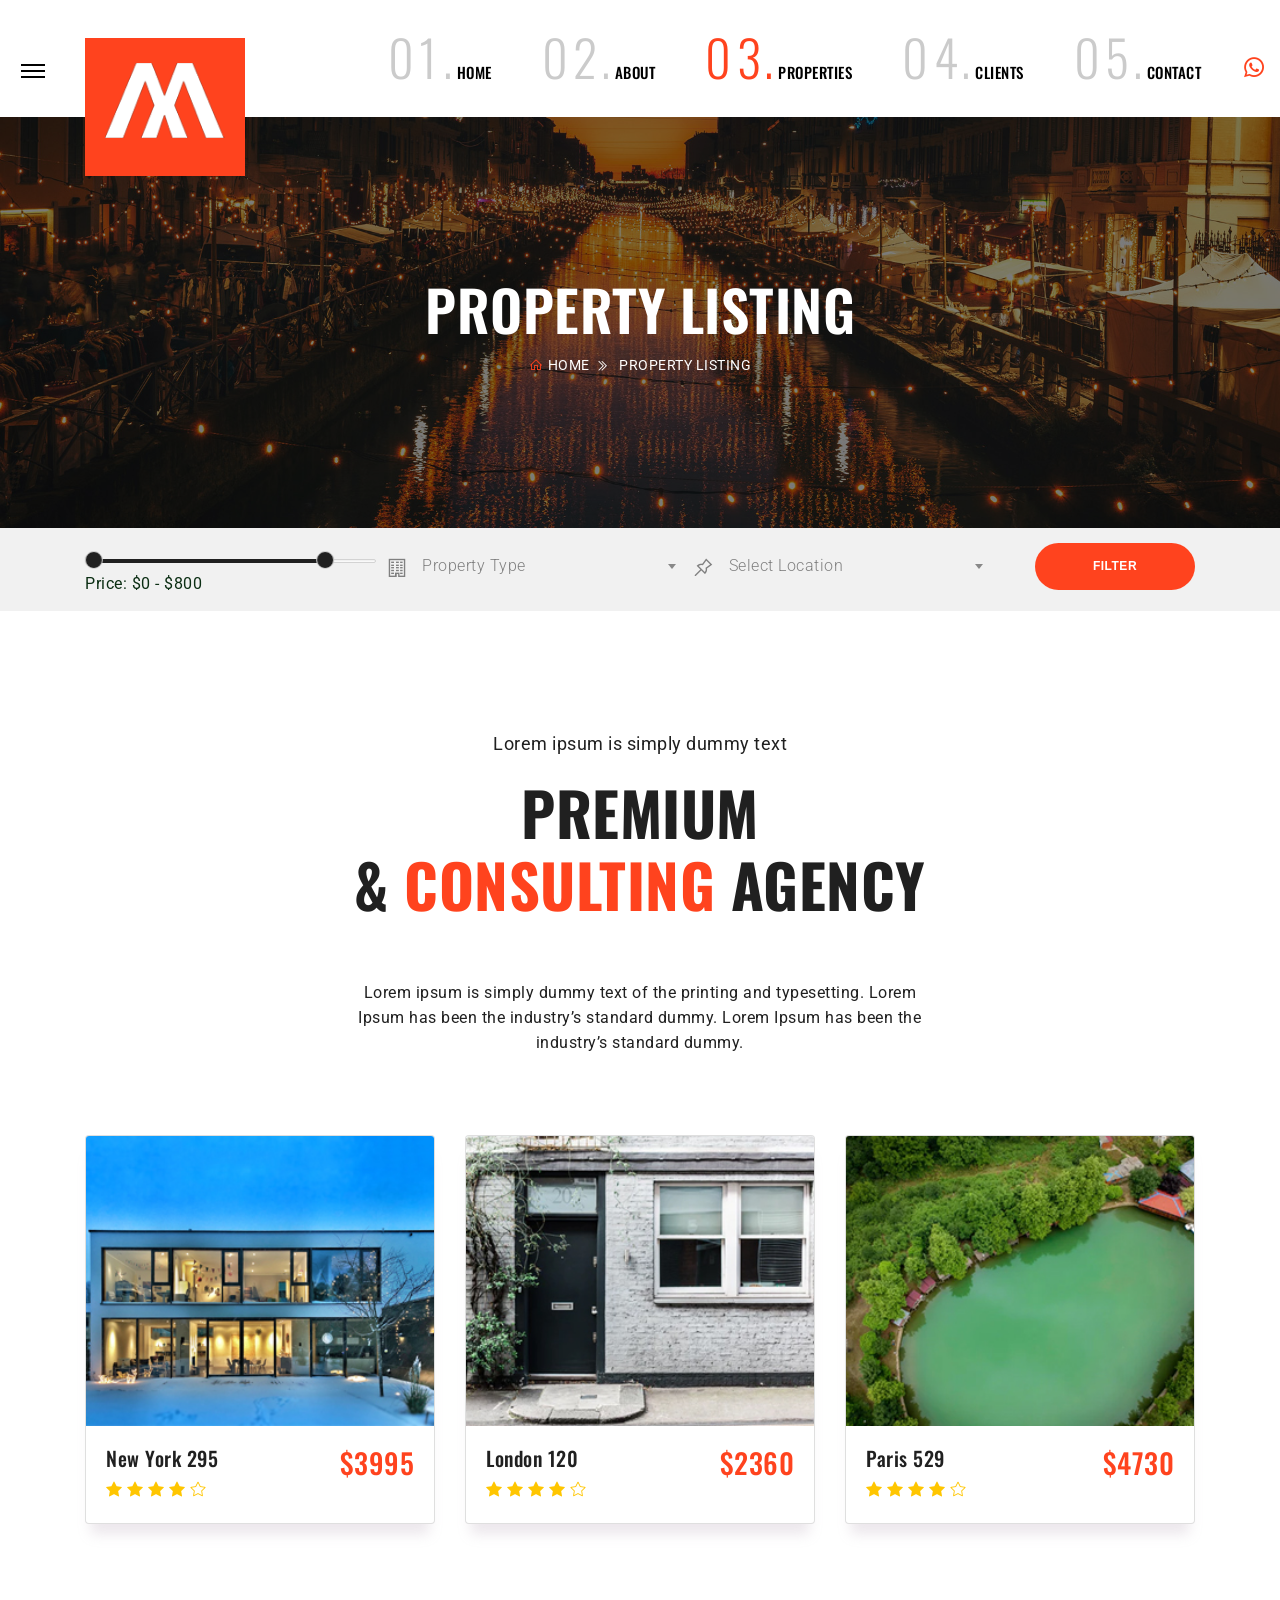
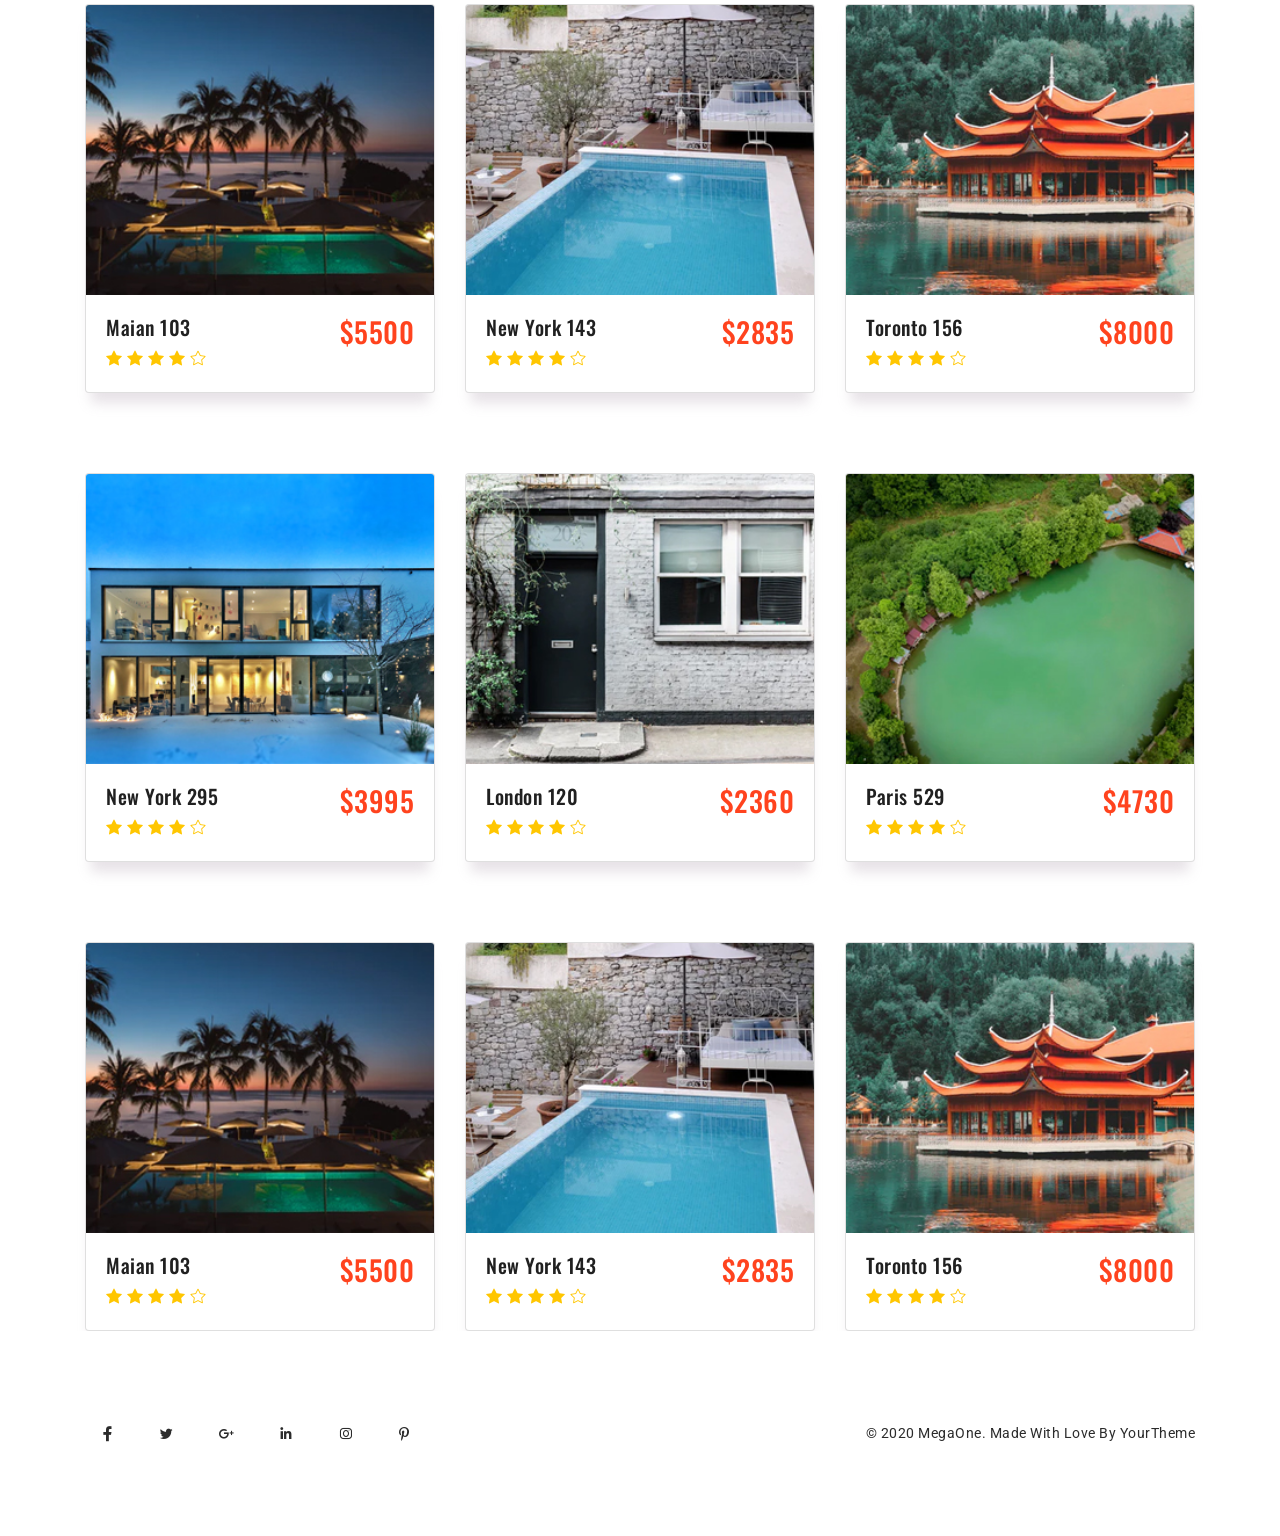
<file: property-listing.html>
<!DOCTYPE html>
<html lang="en">
<head>
    <!-- Meta Tags -->
    <meta charset="utf-8">
    <meta content="width=device-width, initial-scale=1, shrink-to-fit=no" name="viewport">
    <!-- Author -->
    <meta name="author" content="YourTheme ">
    <!-- description -->
    <meta name="description" content="YourTheme is a highly creative, modern, visually stunning and Bootstrap responsive multipurpose agency and portfolio HTML5 template with 8 ready home page demos.">
    <!-- keywords -->
    <meta name="keywords" content="StandAlone, modern, clean, bootstrap responsive, html5, css3, portfolio, blog, agency, templates, multipurpose, one page, corporate, start-up, studio, branding, designer, freelancer, carousel, parallax, photography, personal, masonry, grid, faq">
    <!-- Page Title -->
    <title>YourTheme - Directory Listing</title>
    <!-- Favicon -->
    <link href="img/favicon.ico" rel="icon">
    <!-- Bundle -->
    <link href="vendor/css/bundle.min.css" rel="stylesheet">
    <link href="vendor/css/revolution-settings.min.css" rel="stylesheet">
    <link href="vendor/css/select2.min.css" rel="stylesheet">
    <link href="vendor/css/owl.carousel.min.css" rel="stylesheet">
    <link href="vendor/css/LineIcons.min.css" rel="stylesheet">
    <link rel="stylesheet" href="css/nouislider.min.css">
    <link rel="stylesheet" href="css/range-slider.css">
    <!-- Plugin Css -->
    <link href="vendor/css/jquery.fancybox.min.css" rel="stylesheet">
    <!-- Style Sheet -->
    <link href="css/style.css" rel="stylesheet">
</head>
<body data-spy="scroll" data-target=".side_menu" data-offset="90">




<!-- Preloader -->
<div class="preloader">
    <div class="centrize full-width">
        <div class="vertical-center">

            <svg class="ha-logo loading"
                    xmlns="http://www.w3.org/2000/svg"
                    viewBox="0 0 10 10">
                <path class="house"
                        d="M1.9 8.5V5.3h-1l4-4.3 2.2
       2.1v-.6h1v1.7l1 1.1H7.9v3.2z"   />
                <path class="circut"
                        d="M5 8.5V4m0 3.5l1.6-1.6V4.3M5
       6.3L3.5 4.9v-.6m2.7.7l.4.4L7
       5M5.9 6.1v.5h.5M4.2 5v.5h-.8m1
       1.5v.6h-.6m1.2.8L3.6 6.7M5
       8.4l1-.9h.7M4.6 3.6L5 4l.4-.4" />
            </svg>

        </div>
    </div>
</div>
<!-- Preloader End -->

<!--Header Start-->
<header>
    <!--Navigation-->
    <nav class="navbar navbar-top-default navbar-expand-lg navbar-simple">
        <div class="container">
            <div class="inner-nav-wrap">
                <a href="index.html#home" title="Logo" class="logo">
                    <!--Logo Default-->
                    <img src="img/logo-white.png" alt="logo" class="logo-white">
                    <img src="img/logo-orange.png" alt="logo" class="logo-dark">
                </a>
                <!--Nav Links-->
                <div class="collapse navbar-collapse" id="megaone">
                    <div class="navbar-nav ml-auto">
                        <a class="nav-link" href="index.html#slider-area"><span class="num">0 </span><span data-count="1" class="num num-width">1</span><span class="num">.</span> Home</a>
                        <a class="nav-link" href="index.html#team-section"><span class="num">0 </span> <span data-count="2" class="num num-width">2</span><span class="num">.</span> About</a>
                        <a class="nav-link active" href="index.html#gallary-sec"><span class="num">0 </span> <span data-count="3" class="num num-width">3</span><span class="num">.</span> Properties</a>
                        <a class="nav-link" href="index.html#our-testimonial"><span class="num">0 </span> <span data-count="4" class="num num-width">4</span><span class="num">.</span> Clients</a>
                        <a class="nav-link" href="index.html#contact-sec"><span class="num">0 </span> <span data-count="5" class="num num-width">5</span><span class="num">.</span> Contact</a>
                    </div>
                </div>

                <!--Side Menu Button-->
                <a href="javascript:void(0)" class="sidemenu_btn" id="sidemenu_toggle">
                    <span></span>
                    <span></span>
                    <span></span>
                </a>
                <a href="javascript:void(0)" class="agency-num"><span><i class="lni lni-whatsapp"></i></span> <span class="whatsapp-num">+1 631 123 4567</span></a>

            </div>

        </div>

    </nav>

    <!--Side Nav-->
    <div class="side-menu hidden">
        <div class="inner-wrapper">
            <span class="btn-close" id="btn_sideNavClose"><i></i><i></i></span>
            <nav class="side-nav w-100">
                <ul class="navbar-nav">
                    <li class="nav-item">
                        <a class="nav-link" href="index.html#slider-area"><span>01.</span> Home</a>
                    </li>
                    <li class="nav-item">
                        <a class="nav-link" href="index.html#team-section"><span>02.</span> About</a>
                    </li>
                    <li class="nav-item">
                        <a class="nav-link" href="index.html#gallary-sec"><span>03.</span> Properties</a>
                    </li>
                    <li class="nav-item">
                        <a class="nav-link" href="index.html#our-testimonial"><span>04.</span> Clients</a>
                    </li>
                    <li class="nav-item">
                        <a class="nav-link" href="index.html#contact-sec"><span>05.</span> Contact</a>
                    </li>
                </ul>
            </nav>

            <div class="side-footer w-100">
                <ul class="social-icons-simple">
                    <li><a class="facebook-text-hvr" href="javascript:void(0)"><i class="fab fa-facebook-f"></i> </a> </li>
                    <li><a class="instagram-text-hvr" href="javascript:void(0)"><i class="fab fa-instagram"></i> </a> </li>
                    <li><a class="twitter-text-hvr" href="javascript:void(0)"><i class="fab fa-twitter"></i> </a> </li>
                </ul>
                <p>&copy; 2020 YourTheme. Made With Love by YourTheme </p>
            </div>
        </div>
    </div>
    <a id="close_side_menu" href="javascript:void(0);"></a>
    <!-- End side menu -->

</header>
<!--Header End-->

<!--Banner Start-->
<section class="page-title listing-background-img position-relative">
    <div class="bg-overlay bg-black opacity-5"></div>
    <div class="container">
        <div class="row">
            <div class="col-12 standalone-content">
                <h2 class="hide-cursor">PROPERTY LISTING</h2>
                <ul class="page-breadcrumb link">
                    <li><a href="index.html"><span class="icon fas fa-home"></span>HOME</a></li>
                    <li>PROPERTY LISTING</li>
                </ul>
            </div>
        </div>
    </div>
</section>
<!--Banner End-->

<!--Slider form start-->
<div class="filter-form product-filter-nav">
    <div class="container">
        <div class="row">
            <div class="col-12 wow fadeIn">
                <form class="row contact-form" id="contact-form-data">
                    <div class="col-12" id="result"></div>
                    <div class="col-12 col-lg-10 d-inline-block d-lg-flex align-items-center">
                        <div class="row no-gutters w-100">
                            <div class="col-12 col-lg-4">
                                <div class="form-group d-block">
                                    <div class="product-price mt-3">
                                        <div id="slider-range" class="w-100"></div>
                                        <p class="price-num mt-2" style="color: #0b2e13;">Price: <span id="min-p"></span>  <span id="max-p"></span></p>
                                    </div>

                                </div>
                            </div>
                            <div class="col-12 col-lg-4 m-auto">
                                <div class="form-group">
                                    <label><i class="far fa-building"></i></label>
                                    <select class="form-control w-100" id="set3">
                                        <option class="selected hidden disabled" hidden>Property Type</option>
                                        <option>Single Family</option>
                                        <option>Duplex</option>
                                        <option>Bungalow</option>
                                    </select>
                                </div>
                            </div>
                            <div class="col-12 col-lg-4 m-auto">
                                <div class="form-group">
                                    <label><i class="fas fa-thumbtack"></i></label>

                                    <select class="form-control" id="set4">
                                        <option class="selected" hidden>Select Location</option>
                                        <option>New York</option>
                                        <option>London</option>
                                        <option>Paris</option>
                                    </select>
                                </div>
                            </div>
                        </div>
                    </div>
                    <div class="col-12 col-lg-2">
                        <a href="property-listing.html" class="btn standard-btn rounded-pill w-100 contact_btn">FILTER</a>
                    </div>
                </form>
            </div>
        </div>
    </div>
</div>
<!--Slider form end-->


<!--START Gallary SECTION-->
<section id="gallary-sec" class="gallary-sec position-relative gallary-sec-spacing">
    <div class="container">

        <div class="row gallary-content-top">
            <div class="col-12 stats-heading-area text-center">
                <span class="sub-heading">Lorem ipsum is simply dummy text </span>
                <h4 class="heading">PREMIUM <span> & <span class="color js-rotating">REAL ESTATE,CONSULTING,DEVELOPING</span> AGENCY</span></h4>
                <p class="text">
                    Lorem ipsum is simply dummy text of the printing and typesetting. Lorem Ipsum has been the industry’s standard dummy.  Lorem Ipsum has been the industry’s standard dummy.
                </p>
            </div>
        </div>

        <div class="row gallary-content-top">

            <div class="col-sm-12 col-md-12 col-lg-4">
                <a href="property-detail.html">
                    <div class="card">
                        <div class="image-holder-gallary">
                            <img class="card-img-top" src="img/gallary-1.jpg" alt="Card image cap">
                        </div>
                        <div class="card-body">
                            <div class="row">
                                <div class="col-12 col-md-12 col-lg-6">
                                    <div class="property-details">
                                        <h5>New York 295</h5>
                                        <ul class="user-rating">
                                            <li><a href="#"><i class="lni-star-filled"></i></a></li>
                                            <li><a href="#"><i class="lni-star-filled"></i></a></li>
                                            <li><a href="#"><i class="lni-star-filled"></i></a></li>
                                            <li><a href="#"><i class="lni-star-filled"></i></a></li>
                                            <li><a href="#"><i class="lni-star"></i></a></li>
                                        </ul>
                                    </div>
                                </div>
                                <div class="col-12 col-md-12 col-lg-6 text-right">
                                    <div class="property-price">
                                        <h3>$3995</h3>
                                    </div>
                                </div>
                            </div>
                        </div>
                    </div>
                </a>
            </div>
            <div class="col-sm-12 col-md-12 col-lg-4">
                <a href="property-detail.html">
                    <div class="card">
                    <div class="image-holder-gallary">
                        <img class="card-img-top" src="img/gallary-2.jpg" alt="Card image cap">
                    </div>
                    <div class="card-body">
                        <div class="row">
                            <div class="col-12 col-md-12 col-lg-6">
                                <div class="property-details">
                                    <h5>London 120</h5>
                                    <ul class="user-rating">
                                        <li><a href="#"><i class="lni-star-filled"></i></a></li>
                                        <li><a href="#"><i class="lni-star-filled"></i></a></li>
                                        <li><a href="#"><i class="lni-star-filled"></i></a></li>
                                        <li><a href="#"><i class="lni-star-filled"></i></a></li>
                                        <li><a href="#"><i class="lni-star"></i></a></li>
                                    </ul>
                                </div>
                            </div>
                            <div class="col-12 col-md-12 col-lg-6 text-right">
                                <div class="property-price">
                                    <h3>$2360</h3>
                                </div>
                            </div>
                        </div>
                    </div>
                </div>
                </a>
            </div>
            <div class="col-sm-12 col-md-12 col-lg-4">
                <a href="property-detail.html">
                <div class="card">
                    <div class="image-holder-gallary">
                        <img class="card-img-top" src="img/gallary-3.jpg" alt="Card image cap">
                    </div>
                    <div class="card-body">
                        <div class="row">
                            <div class="col-12 col-md-12 col-lg-6">
                                <div class="property-details">
                                    <h5>Paris 529</h5>
                                    <ul class="user-rating">
                                        <li><a href="#"><i class="lni-star-filled"></i></a></li>
                                        <li><a href="#"><i class="lni-star-filled"></i></a></li>
                                        <li><a href="#"><i class="lni-star-filled"></i></a></li>
                                        <li><a href="#"><i class="lni-star-filled"></i></a></li>
                                        <li><a href="#"><i class="lni-star"></i></a></li>
                                    </ul>
                                </div>
                            </div>
                            <div class="col-12 col-md-12 col-lg-6 text-right">
                                <div class="property-price">
                                    <h3>$4730</h3>
                                </div>
                            </div>
                        </div>
                    </div>
                </div>
                </a>
            </div>

        </div>

        <div class="row gallary-manage-top">

            <div class="col-sm-12 col-md-12 col-lg-4">
                <a href="property-detail.html">
                <div class="card">
                    <div class="image-holder-gallary">
                        <img class="card-img-top" src="img/gallary-4.jpg" alt="Card image cap">
                    </div>
                    <div class="card-body">
                        <div class="row">
                            <div class="col-12 col-md-12 col-lg-6">
                                <div class="property-details">
                                    <h5>Maian 103</h5>
                                    <ul class="user-rating">
                                        <li><a href="#"><i class="lni-star-filled"></i></a></li>
                                        <li><a href="#"><i class="lni-star-filled"></i></a></li>
                                        <li><a href="#"><i class="lni-star-filled"></i></a></li>
                                        <li><a href="#"><i class="lni-star-filled"></i></a></li>
                                        <li><a href="#"><i class="lni-star"></i></a></li>
                                    </ul>
                                </div>
                            </div>
                            <div class="col-12 col-md-12 col-lg-6 text-right">
                                <div class="property-price">
                                    <h3>$5500</h3>
                                </div>
                            </div>
                        </div>
                    </div>
                </div>
                </a>
            </div>
            <div class="col-sm-12 col-md-12 col-lg-4">
                <a href="property-detail.html">
                <div class="card">
                    <div class="image-holder-gallary">
                        <img class="card-img-top" src="img/gallary-5.jpg" alt="Card image cap">
                    </div>
                    <div class="card-body">
                        <div class="row">
                            <div class="col-12 col-md-12 col-lg-6">
                                <div class="property-details">
                                    <h5>New York 143</h5>
                                    <ul class="user-rating">
                                        <li><a href="#"><i class="lni-star-filled"></i></a></li>
                                        <li><a href="#"><i class="lni-star-filled"></i></a></li>
                                        <li><a href="#"><i class="lni-star-filled"></i></a></li>
                                        <li><a href="#"><i class="lni-star-filled"></i></a></li>
                                        <li><a href="#"><i class="lni-star"></i></a></li>
                                    </ul>
                                </div>
                            </div>
                            <div class="col-12 col-md-12 col-lg-6 text-right">
                                <div class="property-price">
                                    <h3>$2835</h3>
                                </div>
                            </div>
                        </div>
                    </div>
                </div>
                </a>
            </div>
            <div class="col-sm-12 col-md-12 col-lg-4">
                <a href="property-detail.html">
                <div class="card">
                    <div class="image-holder-gallary">
                        <img class="card-img-top" src="img/gallary-6.jpg" alt="Card image cap">
                    </div>
                    <div class="card-body">
                        <div class="row">
                            <div class="col-12 col-md-12 col-lg-6">
                                <div class="property-details">
                                    <h5>Toronto 156</h5>
                                    <ul class="user-rating">
                                        <li><a href="#"><i class="lni-star-filled"></i></a></li>
                                        <li><a href="#"><i class="lni-star-filled"></i></a></li>
                                        <li><a href="#"><i class="lni-star-filled"></i></a></li>
                                        <li><a href="#"><i class="lni-star-filled"></i></a></li>
                                        <li><a href="#"><i class="lni-star"></i></a></li>
                                    </ul>
                                </div>
                            </div>
                            <div class="col-12 col-md-12 col-lg-6 text-right">
                                <div class="property-price">
                                    <h3>$8000</h3>
                                </div>
                            </div>
                        </div>
                    </div>
                </div>
                </a>
            </div>

        </div>

        <div class="row gallary-manage-top">

            <div class="col-sm-12 col-md-12 col-lg-4">
                <a href="property-detail.html">
                    <div class="card">
                        <div class="image-holder-gallary">
                            <img class="card-img-top" src="img/gallary-1.jpg" alt="Card image cap">
                        </div>
                        <div class="card-body">
                            <div class="row">
                                <div class="col-12 col-md-12 col-lg-6">
                                    <div class="property-details">
                                        <h5>New York 295</h5>
                                        <ul class="user-rating">
                                            <li><a href="#"><i class="lni-star-filled"></i></a></li>
                                            <li><a href="#"><i class="lni-star-filled"></i></a></li>
                                            <li><a href="#"><i class="lni-star-filled"></i></a></li>
                                            <li><a href="#"><i class="lni-star-filled"></i></a></li>
                                            <li><a href="#"><i class="lni-star"></i></a></li>
                                        </ul>
                                    </div>
                                </div>
                                <div class="col-12 col-md-12 col-lg-6 text-right">
                                    <div class="property-price">
                                        <h3>$3995</h3>
                                    </div>
                                </div>
                            </div>
                        </div>
                    </div>
                </a>
            </div>
            <div class="col-sm-12 col-md-12 col-lg-4">
                <a href="property-detail.html">
                    <div class="card">
                        <div class="image-holder-gallary">
                            <img class="card-img-top" src="img/gallary-2.jpg" alt="Card image cap">
                        </div>
                        <div class="card-body">
                            <div class="row">
                                <div class="col-12 col-md-12 col-lg-6">
                                    <div class="property-details">
                                        <h5>London 120</h5>
                                        <ul class="user-rating">
                                            <li><a href="#"><i class="lni-star-filled"></i></a></li>
                                            <li><a href="#"><i class="lni-star-filled"></i></a></li>
                                            <li><a href="#"><i class="lni-star-filled"></i></a></li>
                                            <li><a href="#"><i class="lni-star-filled"></i></a></li>
                                            <li><a href="#"><i class="lni-star"></i></a></li>
                                        </ul>
                                    </div>
                                </div>
                                <div class="col-12 col-md-12 col-lg-6 text-right">
                                    <div class="property-price">
                                        <h3>$2360</h3>
                                    </div>
                                </div>
                            </div>
                        </div>
                    </div>
                </a>
            </div>
            <div class="col-sm-12 col-md-12 col-lg-4">
                <a href="property-detail.html">
                    <div class="card">
                        <div class="image-holder-gallary">
                            <img class="card-img-top" src="img/gallary-3.jpg" alt="Card image cap">
                        </div>
                        <div class="card-body">
                            <div class="row">
                                <div class="col-12 col-md-12 col-lg-6">
                                    <div class="property-details">
                                        <h5>Paris 529</h5>
                                        <ul class="user-rating">
                                            <li><a href="#"><i class="lni-star-filled"></i></a></li>
                                            <li><a href="#"><i class="lni-star-filled"></i></a></li>
                                            <li><a href="#"><i class="lni-star-filled"></i></a></li>
                                            <li><a href="#"><i class="lni-star-filled"></i></a></li>
                                            <li><a href="#"><i class="lni-star"></i></a></li>
                                        </ul>
                                    </div>
                                </div>
                                <div class="col-12 col-md-12 col-lg-6 text-right">
                                    <div class="property-price">
                                        <h3>$4730</h3>
                                    </div>
                                </div>
                            </div>
                        </div>
                    </div>
                </a>
            </div>

        </div>

        <div class="row gallary-manage-top">

            <div class="col-sm-12 col-md-12 col-lg-4">
                <a href="property-detail.html">
                    <div class="card">
                        <div class="image-holder-gallary">
                            <img class="card-img-top" src="img/gallary-4.jpg" alt="Card image cap">
                        </div>
                        <div class="card-body">
                            <div class="row">
                                <div class="col-12 col-md-12 col-lg-6">
                                    <div class="property-details">
                                        <h5>Maian 103</h5>
                                        <ul class="user-rating">
                                            <li><a href="#"><i class="lni-star-filled"></i></a></li>
                                            <li><a href="#"><i class="lni-star-filled"></i></a></li>
                                            <li><a href="#"><i class="lni-star-filled"></i></a></li>
                                            <li><a href="#"><i class="lni-star-filled"></i></a></li>
                                            <li><a href="#"><i class="lni-star"></i></a></li>
                                        </ul>
                                    </div>
                                </div>
                                <div class="col-12 col-md-12 col-lg-6 text-right">
                                    <div class="property-price">
                                        <h3>$5500</h3>
                                    </div>
                                </div>
                            </div>
                        </div>
                    </div>
                </a>
            </div>
            <div class="col-sm-12 col-md-12 col-lg-4">
                <a href="property-detail.html">
                    <div class="card">
                        <div class="image-holder-gallary">
                            <img class="card-img-top" src="img/gallary-5.jpg" alt="Card image cap">
                        </div>
                        <div class="card-body">
                            <div class="row">
                                <div class="col-12 col-md-12 col-lg-6">
                                    <div class="property-details">
                                        <h5>New York 143</h5>
                                        <ul class="user-rating">
                                            <li><a href="#"><i class="lni-star-filled"></i></a></li>
                                            <li><a href="#"><i class="lni-star-filled"></i></a></li>
                                            <li><a href="#"><i class="lni-star-filled"></i></a></li>
                                            <li><a href="#"><i class="lni-star-filled"></i></a></li>
                                            <li><a href="#"><i class="lni-star"></i></a></li>
                                        </ul>
                                    </div>
                                </div>
                                <div class="col-12 col-md-12 col-lg-6 text-right">
                                    <div class="property-price">
                                        <h3>$2835</h3>
                                    </div>
                                </div>
                            </div>
                        </div>
                    </div>
                </a>
            </div>
            <div class="col-sm-12 col-md-12 col-lg-4">
                <a href="property-detail.html">
                <div class="card">
                    <div class="image-holder-gallary">
                        <img class="card-img-top" src="img/gallary-6.jpg" alt="Card image cap">
                    </div>
                    <div class="card-body">
                        <div class="row">
                            <div class="col-12 col-md-12 col-lg-6">
                                <div class="property-details">
                                    <h5>Toronto 156</h5>
                                    <ul class="user-rating">
                                        <li><a href="#"><i class="lni-star-filled"></i></a></li>
                                        <li><a href="#"><i class="lni-star-filled"></i></a></li>
                                        <li><a href="#"><i class="lni-star-filled"></i></a></li>
                                        <li><a href="#"><i class="lni-star-filled"></i></a></li>
                                        <li><a href="#"><i class="lni-star"></i></a></li>
                                    </ul>
                                </div>
                            </div>
                            <div class="col-12 col-md-12 col-lg-6 text-right">
                                <div class="property-price">
                                    <h3>$8000</h3>
                                </div>
                            </div>
                        </div>
                    </div>
                </div>
                </a>
            </div>

        </div>

    </div>
</section>
<!--END GALLARY SECTION -->

<!--Footer Start-->
<footer class="footer-style-1">
    <div class="container">
        <div class="row align-items-center">
            <!--Social-->
            <div class="col-lg-6">
                <div class="footer-social text-center text-lg-left ">
                    <ul class="list-unstyled">
                        <li><a class="wow fadeInUp" href="javascript:void(0);"><i aria-hidden="true" class="fab fa-facebook-f"></i></a></li>
                        <li><a class="wow fadeInDown" href="javascript:void(0);"><i aria-hidden="true" class="fab fa-twitter"></i></a></li>
                        <li><a class="wow fadeInUp" href="javascript:void(0);"><i aria-hidden="true" class="fab fa-google-plus-g"></i></a></li>
                        <li><a class="wow fadeInDown" href="javascript:void(0);"><i aria-hidden="true" class="fab fa-linkedin-in"></i></a></li>
                        <li><a class="wow fadeInUp" href="javascript:void(0);"><i aria-hidden="true" class="fab fa-instagram"></i></a></li>
                        <li><a class="wow fadeInDown" href="javascript:void(0);"><i aria-hidden="true" class="fab fa-pinterest-p"></i></a></li>
                    </ul>
                </div>
            </div>
            <!--Text-->
            <div class="col-lg-6 text-center text-lg-right">
                <p class="company-about fadeIn">© 2020 MegaOne. Made With Love By <a href="javascript:void(0);">YourTheme </a>
                </p>
            </div>
        </div>
    </div>
</footer>
<!--Footer End-->

<!--Scroll Top Start-->
<span class="scroll-top-arrow"><i class="fas fa-angle-up"></i></span>
<!--Scroll Top End-->






<!-- vendersJavaScript -->
<script src="vendor/js/bundle.min.js"></script>
<script src="vendor/js/jquery.cubeportfolio.min.js"></script>
<!-- SLIDER REVOLUTION EXTENSIONS -->
<script src="vendor/js/parallaxie.min.js"></script>
<script src="vendor/js/owl.carousel.min.js"></script>
<script src="vendor/js/wow.min.js"></script>
<script src="vendor/js/jquery.fancybox.min.js"></script>
<script src="vendor/js/stickyfill.min.js"></script>
<script src="vendor/js/select2.min.js"></script>
<script src="js/nouislider.min.js"></script>
<script src="vendor/js/morphext.min.js"></script>
<script src="js/script.js"></script>

</body>
</html>
</file>
<file: css/range-slider.css>
.noUi-horizontal {
    height: 4px;
}

.noUi-connect {
    background-color: #202020;
}

.noUi-connects {
    margin-top: -1px;
    height: 4px;
}

.noUi-horizontal .noUi-handle {
    width: 18px;
    height: 18px;
    border-radius: 50%;
    top: -8px;
    background-color: #202020;
}

.noUi-handle:after,
.noUi-handle:before {
    display: none;
}

.noUi-handle {
    box-shadow: none;
}
</file>
<file: css/style.css>
/* ===================================
    About
====================================== */

/*
    Theme Name: MegaOne
    Theme URI:
    Author: Themes Industry
    Author URI:
    Description: One Page Parallax Template
    Tags: one page, multipurpose, parallax, creative, html5

 */

/* ===================================
    Table of Content
====================================== */

/*  - Fonts
    - General
    - Fonts
    - Social Icon Hover
    - Header And Navigation
    - Slider
    - About
    - Team
    - Portfolio
    - Price
    - Parallax
    - Testimonial
    - Client
    - Blog
    - Contact
    - Map
    - Footer
    - Loader
    - Media Queries   */

/* ===================================
    Google font
====================================== */

@import url('https://fonts.googleapis.com/css?family=Roboto:300,400,500,700');
@import url('https://fonts.googleapis.com/css2?family=Oswald:wght@300;400;500;700&display=swap');
.main-font {
    font-family: 'Roboto', sans-serif;
}

.alt-font {
    font-family: 'Oswald', sans-serif;
}

html {
    scroll-behavior: smooth;
}

/*#style-customizer input{*/

/*    max-width: inherit;*/

/*}*/

/* ===================================
    General
====================================== */

body {
    font-family: 'Roboto', sans-serif;
    font-size: 16px;
    color: #2b2b2b;
    font-weight: 300;
    line-height: 25px;
    width: 100%;
    overflow-x: hidden
}

.h1,
.h2,
.h3,
.h4,
.h5,
.h6,
h1,
h2,
h3,
h4,
h5,
h6 {
    line-height: 1.2;
    font-weight: 500;
    font-family: 'Oswald', sans-serif;
}

a,
*::before,
*::after,
img,
span,
input,
button,
.navbar,
.fixedmenu,
.tp-bullet,
.owl-dot,
.owl-prev,
.owl-next {
    transition: ease-in-out 0.2s;
    -webkit-transition: ease-in-out 0.2s;
    -moz-transition: ease-in-out 0.2s;
    -ms-transition: ease-in-out 0.2s;
    -o-transition: ease-in-out 0.2s;
}

section,
.section-padding {
    position: relative;
    overflow: hidden;
}

.section-top-margin {
    margin-top: 7.5rem;
}

a {
    color: inherit;
    text-decoration: none;
}

.rev_slider_wrapper {
    width: 100% !important;
}

.btn.focus,
.btn:focus {
    -webkit-box-shadow: none;
    box-shadow: none;
    color: #FFFFFF
}

p {
    font-weight: 400
}

p:last-child {
    margin-bottom: 0 !important;
}

.fa,
.far,
.fas {
    display: inline;
}

a:active,
a:hover {
    color: #ff431e;
}

blockquote {
    border-left: 2px solid;
    padding: 10px 15px 10px 35px;
    margin: 25px 0;
    font-size: 18px;
    line-height: 28px;
    margin-top: 32px;
    margin-bottom: 32px;
}

blockquote>cite {
    font-weight: 400;
    font-size: 14px;
    display: block;
}

.hidden {
    display: none;
}

section {
    padding: 7.5rem 0;
}

/* transition none */

.no-transition * {
    transition-timing-function: initial;
    -moz-transition-timing-function: initial;
    -webkit-transition-timing-function: initial;
    -o-transition-timing-function: initial;
    -ms-transition-timing-function: initial;
    transition-duration: 0s;
    -moz-transition-duration: 0s;
    -webkit-transition-duration: 0s;
    -o-transition-duration: 0s;
    -ms-transition-duration: 0s;
}

/* overlay */

.bg-overlay {
    position: absolute;
    top: 0;
    left: 0;
    width: 100%;
    height: 100%;
}

/* opacity */

.opacity-full {
    opacity: 1;
}

.opacity-3 {
    opacity: .3;
}

.opacity-4 {
    opacity: .4;
}

.opacity-5 {
    opacity: .5;
}

.opacity-6 {
    opacity: .6;
}

.opacity-7 {
    opacity: .7;
}

.opacity-8 {
    opacity: .8;
}

.opacity-9 {
    opacity: .9;
}

/*font-weight*/

.font-weight-100 {
    font-weight: 100;
}

.font-weight-300 {
    font-weight: 300;
}

.font-weight-500 {
    font-weight: 500;
}

.font-weight-600 {
    font-weight: 600;
}

/* button */

.btn {
    -webkit-appearance: initial;
    overflow: hidden;
    position: -webkit-sticky;
    position: sticky;
    z-index: 2;
    display: inline-block;
    font-size: 17px;
    border: 2px solid transparent;
    letter-spacing: .5px;
    line-height: inherit;
    border-radius: 0;
    text-transform: capitalize;
    width: auto;
    font-family: 'Poppins', sans-serif;
    font-weight: 500;
    -webkit-transition: all .5s ease;
    -o-transition: all .5s ease !important;
    transition: all .5s ease !important;
}

/* button size */

.btn.btn-small {
    font-size: 12px;
    padding: 4px 1.8em;
}

.btn.btn-medium {
    font-size: 12px;
    padding: 6px 1.8em;
}

.btn.btn-large {
    font-size: 14px;
    padding: 9px 34px;
    line-height: 1.8em;
}

.btn.btn-rounded {
    border-radius: 50px;
}

/* button background */

.btn.btn-white {
    background: #ffffff;
    border-color: #ffffff;
    color: #585858
}

.btn.btn-white:hover,
.btn.btn-white:focus {
    background: transparent !important;
    border-color: #ffffff;
    color: #ffffff !important
}

.btn.btn-transparent-white {
    background: transparent;
    border-color: #ffffff;
    color: #ffffff
}

.btn.btn-transparent-white:hover,
.btn.btn-transparent-white:focus {
    background: #ffffff !important;
    color: #585858 !important
}

.btn.btn-transparent-black {
    background: transparent;
    border-color: #2b2b2b;
    color: #2b2b2b
}

.btn.btn-transparent-black:hover,
.btn.btn-transparent-black:focus {
    background: #2b2b2b !important;
    color: #ffffff !important
}

.btn.btn-transparent-purple {
    background: transparent;
    border-color: #a07bf7;
    color: #a07bf7
}

.btn.btn-transparent-purple:hover,
.btn.btn-transparent-purple:focus {
    background: #a07bf7 !important;
    color: #ffffff !important
}

.btn.btn-black {
    background: #2b2b2b;
    border-color: #2b2b2b;
    color: #ffffff
}

.btn.btn-black:hover,
.btn.btn-black:focus {
    background: transparent !important;
    border-color: #2b2b2b;
    color: #2b2b2b !important
}

.btn.btn-purple {
    background: #a07bf7;
    border-color: #a07bf7;
    color: #ffffff
}

.btn.btn-purple:hover,
.btn.btn-purple:focus {
    background: transparent !important;
    border-color: #a07bf7;
    color: #a07bf7 !important
}

.btn.btn-hvr-white:hover,
.btn.btn-hvr-white:focus {
    background: #ffffff !important;
    border-color: #ffffff;
    color: #585858 !important
}

/*Slightly desaturated orange btn*/

.standard-btn {
    font-size: 12px;
    font-family: 'Poppins', sans-serif;
    padding: 10px 25px;
    color: #FFFFFF;
    font-weight: 600;
    background-color: #ff431e;
    border: 1px solid transparent;
    border-radius: 0px;
    -webkit-transition: .8s ease !important;
    -o-transition: .8s ease !important;
    transition: .8s ease !important;
}

.standard-btn:hover {
    color: #FFFFFF;
    ;
    background-color: #000000 !important;
}

.secondary-btn {
    font-size: 12px;
    font-family: 'Poppins', sans-serif;
    padding: 10px 25px;
    color: #FFFFFF;
    font-weight: 600;
    background-color: #ff431e;
    border: 1px solid transparent;
    border-radius: 0px;
    -webkit-transition: .8s ease !important;
    -o-transition: .8s ease !important;
    transition: .8s ease !important;
}

.secondary-btn:hover {
    color: #000000;
    ;
    background-color: #FFFFFF !important;
}

/* background color */

.bg-main {
    background: #c29e75;
}

.bg-black {
    background: #000000;
}

.bg-light-black {
    background: #000000;
}

.bg-dark {
    background-color: #1d1d21 !important;
}

.bg-blue {
    background-color: #a07bf7;
}

.bg-pink {
    background-color: #f033b5;
}

.bg-purple {
    background-color: #9556f5;
}

.mix-gradient {
    background: linear-gradient(to right, #1d56bf 0%, #07164a 100%);
}

/* text-color */

.main-color {
    color: #c29e75;
}

/*Max Width*/

.mx-570 {
    max-width: 570px;
    display: inline-block;
}

/* ===================================
   Social Icon Bg
====================================== */

.social-icon-bg a i.fa-facebook-f {
    background-color: #3B5998;
}

.social-icon-bg a i.fa-twitter {
    background-color: #a07bf7;
}

.social-icon-bg a i.fa-google-plus {
    background-color: #DD4B39;
}

.social-icon-bg a i.fa-linkedin-in {
    background-color: #0976B4;
}

.social-icon-bg a i.fa-instagram {
    background-color: #c13584;
}

.social-icon-bg a i.fa-youtube {
    background-color: #dd4b39;
}

.social-icon-bg a i.fa-pinterest-p {
    background-color: #B7242A;
}

.social-icon-bg a i.fa-instagram {
    background-color: #e8715c;
}

.social-icon-bg a i.fa-vimeo {
    background-color: #1ab7ea;
}

.social-icon-bg a i.fa-vk {
    background-color: #4c75a3;
}

.social-icon-bg a i.fa-youtube {
    background-color: #cd201f;
}

.social-icon-bg a i.fa-pinterest {
    background-color: #bd081c;
}

.social-icon-bg a i.fa-tumblr {
    background-color: #34465d;
}

.social-icon-bg a i.fa-behance {
    background-color: #131418;
}

.social-icon-bg a i.fa-dribbble {
    background-color: #ea4c89;
}

.social-icon-bg a i.fa-google-plus {
    background-color: #dd4b39;
}

.social-icon-bg a i.fa-xing {
    background-color: #026466;
}

.social-icon-bg a i.fa-yelp {
    background-color: #af0606;
}

.social-icon-bg a i.fa-vine {
    background-color: #00b489;
}

/* ===================================
   Social Icon Bg Hover
====================================== */

.social-icon-bg-hvr a:hover i.fa-facebook-f {
    background-color: #3B5998;
}

.social-icon-bg-hvr a:hover i.fa-twitter {
    background-color: #a07bf7;
}

.social-icon-bg-hvr a:hover i.fa-google-plus {
    background-color: #DD4B39;
}

.social-icon-bg-hvr a:hover i.fa-linkedin-in {
    background-color: #0976B4;
}

.social-icon-bg-hvr a:hover i.fa-instagram {
    background-color: #c13584;
}

.social-icon-bg-hvr a:hover i.fa-youtube {
    background-color: #dd4b39;
}

.social-icon-bg-hvr a:hover i.fa-pinterest-p {
    background-color: #B7242A;
}

.social-icon-bg-hvr a:hover i.fa-instagram {
    background-color: #e8715c;
}

.social-icon-bg-hvr a:hover i.fa-vimeo {
    background-color: #1ab7ea;
}

.social-icon-bg-hvr a:hover i.fa-vk {
    background-color: #4c75a3;
}

.social-icon-bg-hvr a:hover i.fa-youtube {
    background-color: #cd201f;
}

.social-icon-bg-hvr a:hover i.fa-pinterest {
    background-color: #bd081c;
}

.social-icon-bg-hvr a:hover i.fa-tumblr {
    background-color: #34465d;
}

.social-icon-bg-hvr a:hover i.fa-behance {
    background-color: #131418;
}

.social-icon-bg-hvr a:hover i.fa-dribbble {
    background-color: #ea4c89;
}

.social-icon-bg-hvr a:hover i.fa-google-plus {
    background-color: #dd4b39;
}

.social-icon-bg-hvr a:hover i.fa-xing {
    background-color: #026466;
}

.social-icon-bg-hvr a:hover i.fa-yelp {
    background-color: #af0606;
}

.social-icon-bg-hvr a:hover i.fa-vine {
    background-color: #00b489;
}

/* ===================================
   Social Icon Color
====================================== */

.social-icon-clr a i.fa-facebook-f {
    color: #3B5998;
}

.social-icon-clr a i.fa-twitter {
    color: #0976B4;
}

.social-icon-clr a i.fa-google-plus {
    color: #DD4B39;
}

.social-icon-clr a i.fa-linkedin-in {
    color: #0976B4;
}

.social-icon-clr a i.fa-instagram {
    color: #c13584;
}

.social-icon-clr a i.fa-youtube {
    color: #dd4b39;
}

.social-icon-clr a i.fa-pinterest-p {
    color: #B7242A;
}

.social-icon-clr a i.fa-instagram {
    color: #e8715c;
}

.social-icon-clr a i.fa-vimeo {
    color: #1ab7ea;
}

.social-icon-clr a i.fa-vk {
    color: #4c75a3;
}

.social-icon-clr a i.fa-youtube {
    color: #cd201f;
}

.social-icon-clr a i.fa-pinterest {
    color: #bd081c;
}

.social-icon-clr a i.fa-tumblr {
    color: #34465d;
}

.social-icon-clr a i.fa-behance {
    color: #131418;
}

.social-icon-clr a i.fa-dribbble {
    color: #ea4c89;
}

.social-icon-clr a i.fa-google-plus {
    color: #dd4b39;
}

.social-icon-clr a i.fa-xing {
    color: #026466;
}

.social-icon-clr a i.fa-yelp {
    color: #af0606;
}

.social-icon-clr a i.fa-vine {
    color: #00b489;
}

/* ===================================
   Social Icon Hover
====================================== */

.social-icon-clr-hvr a i:hover.fa-facebook-f {
    color: #3B5998;
}

.social-icon-clr-hvr a i:hover.fa-twitter {
    color: #0976B4;
}

.social-icon-clr-hvr a i:hover.fa-google-plus {
    color: #DD4B39;
}

.social-icon-clr-hvr a i:hover.fa-linkedin-in {
    color: #0976B4;
}

.social-icon-clr-hvr a i:hover.fa-instagram {
    color: #c13584;
}

.social-icon-clr-hvr a i:hover.fa-youtube {
    color: #dd4b39;
}

.social-icon-clr-hvr a i:hover.fa-pinterest-p {
    color: #B7242A;
}

.social-icon-clr-hvr a i:hover.fa-instagram {
    color: #e8715c;
}

.social-icon-clr-hvr a i:hover.fa-vimeo {
    color: #1ab7ea;
}

.social-icon-clr-hvr a i:hover.fa-vk {
    color: #4c75a3;
}

.social-icon-clr-hvr a i:hover.fa-youtube {
    color: #cd201f;
}

.social-icon-clr-hvr a i:hover.fa-pinterest {
    color: #bd081c;
}

.social-icon-clr-hvr a i:hover.fa-tumblr {
    color: #34465d;
}

.social-icon-clr-hvr a i:hover.fa-behance {
    color: #131418;
}

.social-icon-clr-hvr a i:hover.fa-dribbble {
    color: #ea4c89;
}

.social-icon-clr-hvr a i:hover.fa-google-plus {
    color: #dd4b39;
}

.social-icon-clr-hvr a i:hover.fa-xing {
    color: #026466;
}

.social-icon-clr-hvr a i:hover.fa-yelp {
    color: #af0606;
}

.social-icon-clr-hvr a i:hover.fa-vine {
    color: #00b489;
}

/* ===================================
        Header
   ====================================== */

/* nav top default */

header a.logo {
    background-color: #ff431e;
    padding-top: 25px;
    padding-bottom: 35px;
    padding-right: 20px;
    padding-left: 20px;
    text-align: center;
    position: absolute;
}

header a.logo img {
    max-width: 120px;
    vertical-align: sub;
}

.header-appear a.logo {
    background-color: transparent;
    /*padding-top: 25px;*/
    /*padding-bottom: 35px;*/
    /*padding-right: 20px;*/
    /*padding-left: 20px;*/
    padding: 10px;
    text-align: center;
}

.header-appear a.logo img {
    max-width: 90px;
}

header .inner-nav-wrap {
    display: flex;
    align-items: flex-start;
    width: 100%;
    margin-top: 30px;
}

.agency-num {
    position: absolute;
    right: 15px;
    display: inline-block;
    top: 47%;
    color: #ff431e;
    font-family: 'Oswald', sans-serif;
    font-size: 22px;
    font-weight: normal;
}

.header-appear .agency-num {
    top: 45%;
}

.navbar-top-default {
    position: absolute;
    top: 0;
    z-index: 99;
    /*overflow: hidden;*/
    /*height: 90px;*/
    width: 100%;
    -webkit-transition: none;
    -o-transition: none;
    transition: none;
    background-color: #FFFFFF;
    padding-bottom: 25px;
}

.manage-space {
    margin-top: 150px;
}

.header-appear .navbar-top-default {
    height: 100px;
    position: fixed;
    z-index: 99;
    background: #ffffff;
    -webkit-animation-name: animationFade;
    animation-name: animationFade;
    -webkit-animation-duration: 1s;
    animation-duration: 1s;
    -webkit-animation-fill-mode: both;
    animation-fill-mode: both;
    -webkit-box-shadow: 0 10px 10px -10px rgba(0, 0, 0, 0.35);
    box-shadow: 0 10px 10px -10px rgba(0, 0, 0, 0.35);
}

/*Header Appear*/

.header-appear .navbar-top-default {
    background: #ffffff;
}

/*Logo color change on header apppear*/

.navbar .logo .logo-dark {
    display: none;
}

.header-appear .navbar .logo .logo-dark {
    display: block;
}

.header-appear .navbar .logo .logo-white {
    display: none;
}

/*navbar color change on header appear */

.header-appear .navbar-simple .navbar-nav .nav-link {
    font-size: 15px;
    color: #2b2b2b;
    font-weight: 500;
    text-align: center;
    padding: 0.4rem 1.5rem;
}

/*handburger color chnage on header appear*/

.header-appear .sidemenu_btn span {
    background-color: #2b2b2b;
}

.header-appear .inner-nav-wrap {
    display: flex;
    align-items: center;
    width: 100%;
    margin-top: 30px;
    padding-bottom: 5px;
}

.navbar-simple .navbar-nav .nav-link {
    font-size: 15px;
    color: #000000;
    font-weight: 500;
    text-align: center;
    padding: 0.4rem 1.5rem;
    font-family: 'Oswald', sans-serif;
}

.navbar-top-default #megaone {
    margin-right: -30px;
}

/*Navbar Simple*/

.navbar-simple .navbar-nav .nav-link {
    font-size: 15px;
    color: #000000;
    font-weight: 500;
    text-align: center;
    padding: 0.4rem 1.5rem;
    font-family: 'Oswald', sans-serif;
    text-transform: uppercase;
    transition: .8s ease;
}

.navbar-nav .nav-link .num:first-child {
    transform: translateX(2px);
}

.navbar-nav .nav-link .num {
    color: #cbcbcb;
    font-size: 50px;
    font-family: 'Oswald', sans-serif;
    font-weight: 300;
}

.navbar-nav .nav-link .num-width {
    width: 30px;
}

.navbar-nav .nav-link:hover .num,
.navbar-nav .nav-link.active .num {
    color: #ff431e;
}

/* ===================================
    Side Menu
====================================== */

.side-menu {
    width: 40%;
    position: fixed;
    left: 0;
    top: 0;
    background: #ffffff;
    z-index: 1032;
    height: 100%;
    -webkit-transform: translate3d(-100%, 0, 0);
    transform: translate3d(-100%, 0, 0);
    -webkit-transition: -webkit-transform .5s ease;
    transition: -webkit-transform .5s ease;
    -o-transition: -o-transform .5s ease;
    -o-transition: transform .5s ease;
    transition: transform .5s ease;
    transition: transform .5s ease, -webkit-transform .5s ease;
    overflow: hidden;
}

.side-menu.left {
    right: 0;
    left: auto;
    -webkit-transform: translate3d(-100%, 0, 0);
    transform: translate3d(-100%, 0, 0);
}

.side-menu.before-side {
    width: 280px;
}

.side-menu.side-menu-active,
.side-menu.before-side {
    -webkit-transform: translate3d(0, 0, 0);
    transform: translate3d(0, 0, 0);
}

.pul-menu .side-menu.side-menu-active {
    visibility: visible;
    opacity: 1;
}

.side-menu .navbar-brand {
    margin: 0 0 2.5rem 0;
}

/*Side overlay*/

#close_side_menu {
    position: fixed;
    top: 0;
    left: 0;
    width: 100%;
    height: 100%;
    background-color: #000;
    -webkit-transition: opacity 300ms cubic-bezier(0.895, 0.03, 0.685, 0.22);
    -o-transition: opacity 300ms cubic-bezier(0.895, 0.03, 0.685, 0.22);
    transition: opacity 300ms cubic-bezier(0.895, 0.03, 0.685, 0.22);
    display: none;
    z-index: 1031;
    opacity: 0.4;
}

/*side clode btn*/

.side-menu .btn-close {
    height: 33px;
    width: 33px;
    display: inline-block;
    text-align: center;
    position: absolute;
    top: 30px;
    right: 15px;
    cursor: pointer;
}

.side-menu.before-side .btn-close {
    display: none;
}

.side-menu .btn-close::before,
.side-menu .btn-close::after {
    position: absolute;
    left: 16px;
    content: ' ';
    height: 24px;
    width: 2px;
    background: #2b2b2b;
    top: 5px;
}

.side-menu .btn-close:before {
    -webkit-transform: rotate(45deg);
    -ms-transform: rotate(45deg);
    transform: rotate(45deg);
}

.side-menu .btn-close:after {
    -webkit-transform: rotate(-45deg);
    -ms-transform: rotate(-45deg);
    transform: rotate(-45deg);
}

/*side open btn*/

.sidemenu_btn {
    -webkit-transition: all .3s linear;
    -o-transition: all .3s linear;
    transition: all .3s linear;
    width: 36px;
    padding: 6px;
    margin-right: 1rem;
    position: absolute;
    left: 15px;
    display: inline-block;
    top: 50%;
}

.header-appear .sidemenu_btn {
    top: 45%;
}

.sidemenu_btn span {
    height: 2px;
    width: 100%;
    background: #000000;
    display: block;
}

.sidemenu_btn span:nth-child(2) {
    margin: 4px 0;
}

.side-menu .inner-wrapper {
    padding: 3.5rem 5rem;
    height: 100%;
    position: relative;
    overflow-y: auto;
    display: -webkit-box;
    display: -ms-flexbox;
    display: flex;
    -webkit-box-align: center;
    -ms-flex-align: center;
    align-items: center;
    text-align: left;
    -ms-flex-wrap: wrap;
    flex-wrap: wrap;
}

.pul-menu.pushwrap .side-menu .inner-wrapper {
    padding: 3.5rem 2.5rem;
}

.side-menu .side-nav {
    margin-bottom: 30px;
    display: block;
}

.side-nav .navbar-nav .nav-item {
    display: block;
    margin: 10px 0;
    padding: 0 !important;
    opacity: 0;
    -webkit-transition: all 0.8s ease 500ms;
    -o-transition: all 0.8s ease 500ms;
    transition: all 0.8s ease 500ms;
    -webkit-transform: translateY(30px);
    -ms-transform: translateY(30px);
    transform: translateY(30px);
}

.side-nav .navbar-nav .nav-item .nav-link:hover span {
    color: #ff431e;
}

.side-nav .navbar-nav .nav-item:first-child {
    -webkit-transition-delay: .1s;
    -o-transition-delay: .1s;
    transition-delay: .1s;
}

.side-nav .navbar-nav .nav-item:nth-child(2) {
    -webkit-transition-delay: .2s;
    -o-transition-delay: .2s;
    transition-delay: .2s;
}

.side-nav .navbar-nav .nav-item:nth-child(3) {
    -webkit-transition-delay: .3s;
    -o-transition-delay: .3s;
    transition-delay: .3s;
}

.side-nav .navbar-nav .nav-item:nth-child(4) {
    -webkit-transition-delay: .4s;
    -o-transition-delay: .4s;
    transition-delay: .4s;
}

.side-nav .navbar-nav .nav-item:nth-child(5) {
    -webkit-transition-delay: .5s;
    -o-transition-delay: .5s;
    transition-delay: .5s;
}

.side-nav .navbar-nav .nav-item:nth-child(6) {
    -webkit-transition-delay: .6s;
    -o-transition-delay: .6s;
    transition-delay: .6s;
}

.side-nav .navbar-nav .nav-item:nth-child(7) {
    -webkit-transition-delay: .7s;
    -o-transition-delay: .7s;
    transition-delay: .7s;
}

.side-nav .navbar-nav .nav-item:nth-child(8) {
    -webkit-transition-delay: .8s;
    -o-transition-delay: .8s;
    transition-delay: .8s;
}

.side-nav .navbar-nav .nav-item:nth-child(9) {
    -webkit-transition-delay: .9s;
    -o-transition-delay: .9s;
    transition-delay: .9s;
}

.side-menu.side-menu-active .side-nav .navbar-nav .nav-item {
    -webkit-transform: translateY(0);
    -ms-transform: translateY(0);
    transform: translateY(0);
    opacity: 1;
}

.side-nav .navbar-nav .nav-link {
    display: inline-table;
    color: #2b2b2b;
    padding: 2px 0 3px 0 !important;
    font-size: 1.5rem;
    font-weight: 300;
    line-height: normal;
    position: relative;
    border-radius: 0;
}

.side-nav .navbar-nav .nav-link::after {
    content: "";
    position: absolute;
    background: #fff;
    display: inline-block;
    width: 0;
    height: 3px;
    bottom: 0;
    left: 0;
    overflow: hidden;
    -webkit-transition: all 0.5s cubic-bezier(0, 0, 0.2, 1);
    -o-transition: all 0.5s cubic-bezier(0, 0, 0.2, 1);
    transition: all 0.5s cubic-bezier(0, 0, 0.2, 1);
}

.side-nav .navbar-nav .nav-link:hover::after,
.side-nav .navbar-nav .nav-link:focus::after,
.side-nav .navbar-nav .nav-link.active::after {
    width: 100%;
}

.side-nav .navbar-nav .nav-link.active {
    background: transparent;
}

.side-menu p {
    margin-top: .5rem;
    margin-bottom: 0;
}

.social-icons-simple {
    margin-bottom: 0;
    margin-left: -10px;
}

.social-icons-simple li {
    display: inline-block;
}

.social-icons-simple li a {
    display: block;
    font-size: 16px;
    height: 36px;
    line-height: 38px;
    border: 1px solid transparent;
    text-align: center;
    width: 36px;
    border-radius: 50%;
    position: relative;
    z-index: 1;
    overflow: hidden;
    -webkit-transition: background-color .5s ease;
    -o-transition: background-color .5s ease;
    transition: background-color .5s ease;
    color: #2b2b2b;
}

.social-icons-simple li a:hover {
    background-color: #2b2b2b;
    color: #ffffff;
}

.side-footer p {
    color: #2b2b2b;
}

.social-icons-simple li.animated-wrap a:hover {
    background-color: transparent;
    color: #ffffff;
}

@-webkit-keyframes animationFade {
    from {
        opacity: 0;
        -webkit-transform: translate3d(0, -100%, 0);
        transform: translate3d(0, -100%, 0);
    }
    to {
        opacity: 1;
        -webkit-transform: none;
        transform: none;
    }
}

@keyframes animationFade {
    from {
        opacity: 0;
        -webkit-transform: translate3d(0, -100%, 0);
        transform: translate3d(0, -100%, 0);
    }
    to {
        opacity: 1;
        -webkit-transform: none;
        transform: none;
    }
}

/* ===================================
   Banner
====================================== */

.slider-area {
    background-image: url("../img/silder.jpg");
    height: 100vh;
    background-repeat: no-repeat;
    background-size: cover;
}

.slider-area {
    align-items: center;
}

.slider-area .slider-content {
    margin-top: 100px;
}

.slider-area .slider-content .heading {
    color: #ffffff;
    font-size: 52px;
    font-weight: 700;
}

.slider-area .slider-content .text {
    color: #ffffff;
    margin-top: 30px;
}

/* ===================================
        Real State Form
====================================== */

.real-state-form .select2-container--default .select2-selection--single {
    background-color: transparent;
    border: none;
    border-bottom: 1px solid #FFFFFF;
    border-radius: 0;
    width: 189px;
}

.real-state-form .select2-container--default .select2-selection--single .select2-selection__rendered {
    color: #FFFFFF;
}

.real-state-form .select2-container .select2-selection--single .select2-selection__rendered {
    padding-left: 0;
    padding-right: 0;
    overflow: hidden;
    text-overflow: ellipsis;
    white-space: nowrap;
    display: flex;
    font-weight: 300;
    font-size: 16px;
}

.real-state-form .select2-container--default .select2-selection--single .select2-selection__arrow b {
    border-color: #fff transparent transparent
}

.real-state-form {
    padding: 50px 30px 50px 30px;
    background-color: rgba(255, 255, 255, 0.07);
    border-radius: 20px;
    border: 1px solid rgba(255, 255, 255, 0.08);
    position: absolute;
    z-index: 1;
    right: 14%;
    top: 50%;
    transform: translateY(-40%);
    max-width: 500px;
}

.book-property .booking-heading {
    font-size: 28px;
    font-weight: bold;
    font-family: 'Oswald', sans-serif;
    text-transform: uppercase;
    color: #FFFFFF;
}

.real-state-form .contact-form .form-control {
    color: #FFFFFF;
}

.real-state-form .contact-form input {
    background-color: transparent;
    border-bottom: 1px white solid;
}

.real-state-form .contact-form select {
    background-color: transparent;
    border-bottom: 1px white solid;
    color: #FFFFFF;
}

.real-state-form .contact-form select option {
    color: #000000;
}

/*placeholder for input*/

.real-state-form .contact-form input::placeholder,
.real-state-form .contact-form .form-group select::placeholder {
    /* Chrome, Firefox, Opera, Safari 10.1+ */
    color: #FFFFFF;
    font-size: 16px;
    opacity: 1;
    /* Firefox */
}

/* Internet Explorer 10-11 */

.real-state-form .contact-form input:-ms-input-placeholder,
.real-state-form .contact-form .form-group select:-ms-input-placeholder {
    color: #FFFFFF;
    font-size: 16px;
}

/* Microsoft Edge */

.real-state-form .contact-form input::-ms-input-placeholder,
.real-state-form .contact-form .form-group select::-ms-input-placeholder {
    color: #FFFFFF;
    font-size: 16px;
}

/* ===================================
        Team Section
====================================== */

.team-section {
    background-color: #FFFFFF;
    padding-bottom: 0;
}

.team-section .stats-heading-area .sub-heading {
    font-family: Roboto, sans-serif;
    font-size: 18px;
    color: #202020;
    font-weight: 400;
    margin-bottom: 20px;
}

.team-section .stats-heading-area .heading {
    color: #202020;
    font-family: Oswald, sans-serif;
    font-size: 60px;
    font-weight: 700;
    margin-bottom: 50px;
}

.team-section .stats-heading-area .heading {
    margin-bottom: 60px;
}

.team-section .stats-heading-area .heading span.color {
    display: inline-block;
    color: #ff431e;
}

.team-section .stats-heading-area .heading span {
    display: block;
}

.team-section .stats-heading-area .text {
    color: #202020;
    width: 53%;
    margin: 0 auto;
}

.team-section .team-member-area {
    margin-top: 20px;
}

.team-section .image-holder {
    cursor: pointer;
}

.team-section .image-holder:hover~.team-name {
    color: #ff431e;
}

.team-section .image-holder img {
    height: 250px;
    width: 250px;
    padding-top: 10px;
    background-color: #e3e5e4;
    border-radius: 50%;
    margin-left: auto;
    margin-right: auto;
    position: relative;
}

.team-section .team-name {
    margin-top: 20px;
    color: #202020;
    transition: .5s ease all;
}

.testimonial-team .owl-item .item {
    transition: .5s ease;
}

.testimonial-team .owl-item.center .item {
    margin-top: 100px;
}

/* ===================================
    Project section css
====================================== */

.project-sec {
    position: relative;
    padding-bottom: 0;
}

.project-sec .row {
    margin: 0 !important;
}

.project-sec .project-area {
    position: relative;
}

.project-sec .project-area .project-img img {
    height: 100%;
    width: 100%;
}

.project-sec .project-area .project-detail {
    position: absolute;
    top: 50%;
    transform: translateY(-50%);
    color: white;
}

.project-sec .project-area .project-detail .project-sub-heading {
    font-family: Roboto, sans-serif;
    font-size: 16px;
    color: #ff431e;
    margin-bottom: 35px;
    display: inline-block;
    font-weight: bold;
}

.project-sec .project-area .project-detail .project-sub-heading span {
    display: inline-block;
    width: 30px;
    height: 2px;
    background-color: #ff431e;
    margin-right: 8px;
    margin-bottom: 4px;
}

.project-sec .project-area .project-detail .project-heading {
    font-size: 30px;
    font-family: 'Oswald', sans-serif;
    text-transform: uppercase;
    color: white;
    font-weight: 500;
    margin-bottom: 40px;
}

.project-sec .project-area .project-detail .project-heading span {
    display: block;
}

.project-sec .project-area .project-detail .project-text {
    font-family: Roboto, sans-serif;
    font-weight: lighter;
    font-size: 15px;
    color: #cccccc;
    margin-bottom: 33px;
    width: 75%;
}

.project-sec .project-links {
    position: absolute;
    top: 90%;
    left: 42%;
    transform: translate(-50%, -50%);
    z-index: 1111;
    cursor: pointer;
}

.project-sec .project-links a i {
    color: #FFFFFF;
    font-size: 22px;
    transition: .8s ease;
}

.project-sec .project-links a:hover i {
    color: #f73859;
}

.project-sec .owl-item.active .project-area .project-detail .animate-fade {
    animation: 1.5s slideInUp;
}

.project-sec .owl-item.active .project-area .project-detail .animate-box {
    animation: 2s slideInLeft;
}

.project-sec .owl-item.active .project-area .project-detail .animate-roll {
    animation: 2s slideInLeft;
}

.project-sec .owl-item.active .project-area .project-detail .animate-in {
    animation: 2s fadeIn;
}

.project-sec .owl-item.active .project-area .project-detail .animate-fate-in {
    animation: 1.5s fadeIn;
}

.color-black {
    color: black !important;
}

.bg-black {
    background-color: black;
     !important;
}

.color-white {
    color: white !important;
}

.project-box {
    background: rgba(32, 32, 32, 0.90);
    padding: 25px;
}

/* ===================================
    GALLARY SECTION
====================================== */

.gallary-sec {
    padding-bottom: 0;
}

.gallary-sec .stats-heading-area .sub-heading {
    font-family: Roboto, sans-serif;
    font-size: 18px;
    color: #202020;
    font-weight: 400;
    margin-bottom: 20px;
}

.gallary-sec .stats-heading-area .heading {
    color: #202020;
    font-family: Oswald, sans-serif;
    font-size: 60px;
    font-weight: 700;
    margin-bottom: 50px;
}

.gallary-sec .stats-heading-area .heading {
    margin-bottom: 60px;
}

.gallary-sec .stats-heading-area .heading span.color {
    display: inline-block;
    color: #ff431e;
}

.gallary-sec .stats-heading-area .heading span {
    display: block;
}

.gallary-sec .stats-heading-area .text {
    color: #202020;
    width: 53%;
    margin: 0 auto;
}

.gallary-sec .gallary-content-top {
    margin-bottom: 80px;
}

.gallary-sec .gallary-manage-top {
    margin-top: 80px;
}

.gallary-sec .card {
    -webkit-box-shadow: 0px 16px 12px -6px rgba(179, 161, 179, 0.25);
    -moz-box-shadow: 0px 16px 12px -6px rgba(179, 161, 179, 0.25);
    box-shadow: 0px 16px 12px -6px rgba(179, 161, 179, 0.25);
    cursor: pointer;
}

.gallary-sec .card .image-holder-gallary {
    overflow: hidden;
}

.gallary-sec .card:hover img {
    transform: scale(1.1);
    transition: .6s ease;
}

.gallary-manage-top .card {
    -webkit-box-shadow: 0px 16px 12px -6px rgba(179, 161, 179, 0.31);
    -moz-box-shadow: 0px 16px 12px -6px rgba(179, 161, 179, 0.31);
    box-shadow: 0px 16px 12px -6px rgba(179, 161, 179, 0.31);
}

.gallary-sec .card .card-body {
    padding-left: 20px;
    padding-right: 20px;
    padding-top: 20px;
    padding-bottom: 20px;
}

.gallary-sec .card:hover .card-body {
    background: #ff431e;
    transition: .6s ease;
}

.gallary-sec .card:hover .property-details h5,
.gallary-sec .card:hover .user-rating li,
.gallary-sec .card:hover .property-price {
    color: #FFFFFF;
    transition: .1s ease;
}

.property-details h5 {
    color: #202020;
}

.user-rating {
    list-style: none;
    margin-bottom: 0;
}

.user-rating li {
    display: inline-block;
    color: #ffc600;
}

.property-price {
    color: #ff431e;
}

.gallary-contact-btn a {
    margin-top: 80px;
}

/* ===================================
   testimonial
====================================== */

.our-testimonial {
    padding-bottom: 0;
}

.parallax-disable {
    background-repeat: no-repeat !important;
    background-size: cover !important;
    background-position: center center !important;
}

.page-header {
    background-position: center center;
    -webkit-background-size: cover;
    background-size: cover;
    background-attachment: fixed;
    width: 100%;
}

.testimonial-bg {
    background: url('../img/testimonial-banner.jpg') no-repeat;
    min-height: 300px;
}

.testimonial-content {
    padding-top: 85px;
    color: #FFFFFF;
}

.testimonial-content span {}

.testimonial-content h2 {
    font-family: 'Oswald', sans-serif;
    font-size: 50px;
    font-weight: 500;
    text-transform: uppercase;
}

.bg-testimonial,
#testimonial-slider .owl-nav {
    position: relative;
}

#testimonial-slider {
    margin-top: -60px;
    margin-bottom: 0;
}

.bg-transparent {
    background: transparent;
}

.bg-testimonial::after {
    height: 55%;
    left: 0;
    top: 0;
    position: absolute;
    background: url(../img/testimonial-banner.jpg) no-repeat center center;
    -webkit-background-size: cover;
    background-size: cover;
    z-index: -1;
}

.bg-testimonial::after,
.testi-box .testimonial-round>img {
    width: 100%;
}

.testi-box .testimonial-round {
    height: 180px;
    width: 180px;
    overflow: hidden;
}

.testi-box .testimonial-round,
.testi-box .testimonial-round>img {
    -webkit-border-radius: 50%;
    border-radius: 50%;
}

.testi-box.no-rounded .testimonial-round,
.testi-box.no-rounded .testimonial-round>img {
    -webkit-border-radius: 0 !important;
    border-radius: 0 !important;
    border: 1px solid #24cdd5;
}

.testi-box .testimonial-round:hover>img {
    -webkit-transform: scale(1.2);
    -moz-transform: scale(1.2);
    -ms-transform: scale(1.2);
    -o-transform: scale(1.2);
    transform: scale(1.2);
}

.testimonial-round>img {
    pointer-events: none;
}

#testimonial-slider .owl-nav {
    width: 300px;
    display: inline-block;
    height: 30px;
    -webkit-transform: translateY(-150%);
    -moz-transform: translateY(-150%);
    -ms-transform: translateY(-150%);
    -o-transform: translateY(-150%);
    transform: translateY(-150%);
    margin-left: 2%;
    position: absolute;
    z-index: 5;
}

/*styling for star rating*/

.test-star {
    font-size: 12px;
    color: #ffc13c;
    cursor: pointer;
}

#rattingIcon .fa-star {
    color: #ffc107;
    font-size: 16px;
    -webkit-transition: 0.3s;
    -moz-transition: 0.3s;
    -o-transition: 0.3s;
    transition: 0.3s;
}

#ratingText {
    -webkit-transition: 0.3s;
    -moz-transition: 0.3s;
    -o-transition: 0.3s;
    transition: 0.3s;
}

.rating-part {
    margin-top: 100px;
}

.our-testimonial .owl-carousel .owl-nav button.owl-next {
    position: absolute;
    right: 0;
}

.our-testimonial .owl-carousel .owl-nav button.owl-prev {
    position: absolute;
    left: 0;
}

@media (max-width: 992px) {
    #testimonial-slider .owl-nav {
        position: absolute;
        top: 50%;
        left: 50%;
        transform: translateX(-50%);
        margin-left: 1%;
    }
}

/*----- Testimonial ends home page-----*/

/* ===================================
   Contact Us
====================================== */

.slider-form-area .contact-form {
    max-width: 750px;
    display: block;
    text-align: center;
    margin: 0 auto;
}

.slider-form-area .contact-form .form-control {
    border: none;
    border-bottom: 1px solid #e2e2e2;
    padding: 12px 0;
    color: #FFFFFF;
    letter-spacing: .7px;
    font-weight: 300;
    border-radius: 0;
    -webkit-box-shadow: none;
    box-shadow: none;
    height: 44px;
    font-size: 14px;
    position: relative;
    -webkit-transition: border .9s ease;
    -o-transition: border .9s ease;
    transition: border .9s ease;
}

.slider-form-area .contact-form textarea {
    min-height: 175px;
    resize: none;
}

.slider-form-area .contact-form .form-group {
    margin-bottom: 1.5rem;
}

/*#client-nav button:hover > span{*/

/*    color: #fff;*/

/*}*/

/* ===================================
   Footer
====================================== */

/* ===================================
      Contact sec css
====================================== */

.contact-sec {
    padding-bottom: 0;
}

.contact-sec .heading {
    color: #202020;
    font-size: 40px;
    margin-bottom: 40px;
}

.contact-sec .contact-form {
    width: 95%;
}

.contact-sec .contact-form input {
    color: #8799a3;
    font-size: 16px;
    height: 50px;
    padding: 25px;
}

.contact-sec .contact-form .form-control {
    border-radius: 0;
    border: solid 2px #eceef2;
}

.contact-sec .contact-form input::placeholder {
    color: #8799a3;
    font-size: 16px;
}

.contact-sec .contact-form textarea {
    padding: 13px;
    padding-left: 25px;
    height: 202px;
    color: #8799a3;
    font-size: 16px;
}

.contact-sec .contact-form .purple-btn {
    margin-top: 15px;
}

/*contact details*/

.contact-sec .contact-background {
    position: absolute;
    right: 0;
    top: -35px;
    z-index: -1;
}

.contact-sec .contact-details {
    font-family: Roboto, sans-serif;
    width: 90%;
    margin-left: 20px;
}

.contact-sec .contact-details .heading {
    margin-bottom: 35px;
}

.contact-sec .contact-details .text {
    color: #18212e;
    /*opacity: .8;*/
}

.contact-sec .contact-details ul {
    padding-left: 0;
    margin-bottom: 0;
    margin-top: 50px;
}

.contact-sec .contact-details ul li {
    color: #18212e;
    /*opacity: .8;*/
    list-style: none;
    margin-bottom: 22px;
    font-size: 16px;
    display: flex;
    align-items: center;
}

.contact-sec .contact-details ul li:first-child {
    width: 70%;
}

.contact-sec .contact-details ul li span {
    display: inline-block;
    padding-right: 30px;
}

.contact-sec .contact-details ul li span:last-child {
    padding-right: 0;
}

.contact-sec .contact-details ul li i {
    font-size: 30px;
    margin-right: 20px;
    margin-bottom: 8px;
    color: #ff431e;
}

.contact-sec .contact-details ul li i.email {
    transform: rotate(-30deg);
}

/* ===================================
   Footer
====================================== */

.footer-style-1 {
    padding: 5rem 0;
}

.footer-social ul {
    margin: 0;
    padding: 0;
}

.footer-social li {
    display: inline-block;
}

.footer-social a {
    display: block;
    width: 45px;
    height: 45px;
    text-align: center;
    line-height: 45px;
    border-radius: 50px;
    font-size: 17px;
    margin: 0 10px 0 0;
    border: 1px solid transparent;
    -webkit-transition: background-color .2s ease-in-out;
    -o-transition: background-color .2s ease-in-out;
    transition: background-color .2s ease-in-out;
}

.footer-social li:nth-last-child(1) a {
    margin-right: 0;
}

.footer-social li a:hover {
    background-color: #39c5de;
    color: #ffffff;
}

.company-about {
    font-size: 14px;
}

/* ===================================
   Scroll Top
====================================== */

.scroll-top-arrow,
.scroll-top-arrow:focus {
    font-size: 23px;
    line-height: 47px;
    color: #FFFFFF;
    background-color: #ff431e;
    display: none;
    height: 45px;
    width: 45px;
    cursor: pointer;
    padding: 0;
    position: fixed;
    bottom: 20px;
    right: 20px;
    text-align: center;
    text-decoration: none;
    z-index: 80;
    border-radius: 50px;
    -webkit-transition: all .3s ease-in-out;
    -o-transition: all .3s ease-in-out;
    transition: all .3s ease-in-out;
}

.scroll-top-arrow:hover {
    background-color: #ff431e;
}

/* ===================================
    Cursor
====================================== */

.magic {
    display: none !important;
}

.aimated-cursor {
    position: absolute;
    left: 0;
    display: none;
    top: 0;
    width: 30px;
    height: 30px;
    pointer-events: none;
    z-index: 10000;
    -webkit-transition: opacity 0.2s ease-in-out 0.5s;
    -o-transition: opacity 0.2s ease-in-out 0.5s;
    transition: opacity 0.2s ease-in-out 0.5s;
}

.cursor-light:hover~.aimated-cursor {
    display: inline-block;
    z-index: 9999999;
}

.cursor {
    position: fixed;
    -webkit-transform: translate(-50%, -50%);
    -ms-transform: translate(-50%, -50%);
    transform: translate(-50%, -50%);
    width: 30px;
    height: 30px;
    border: 2px solid rgb(255, 255, 255);
    /*border: 2px solid rgb(0, 0, 0);*/
    border-radius: 50%;
    pointer-events: none;
    opacity: 1;
    -webkit-box-sizing: border-box;
    box-sizing: border-box;
    z-index: 999999999;
}

/*slider social*/

.slider-social {
    position: absolute;
    right: 5%;
    top: 50%;
    transform: translateY(-50%);
    z-index: 11;
    color: #FFFFFF;
}

.side-nav-menu .slider-social {
    right: auto;
}

.slider-social li {
    list-style: none;
}

.slider-social a {
    text-decoration: none;
    width: 40px;
    height: 40px;
    text-align: center;
    display: flex;
    justify-content: center;
    align-items: center;
    line-height: 30px;
    border-radius: 50px;
    font-size: 16px;
    margin: 2px;
    border: 1px solid transparent;
    -webkit-transition: background-color .2s ease-in-out;
    -moz-transition: background-color .2s ease-in-out;
    -o-transition: background-color .2s ease-in-out;
    transition: background-color .2s ease-in-out;
    position: relative;
}

/*Social Icon Hover Bg Hover */

.facebook_bg_hvr2:hover {
    color: #FFFFFF !important;
    background: #4267b2 !important;
    -webkit-transition: .3s ease-in-out;
    -o-transition: .3s ease-in-out;
    transition: .3s ease-in-out;
}

.twitter_bg_hvr2:hover {
    color: #FFFFFF !important;
    background: #00a7e6;
    -webkit-transition: .3s ease-in-out;
    -o-transition: .3s ease-in-out;
    transition: .3s ease-in-out;
}

.linkdin_bg_hvr2:hover {
    color: #FFFFFF !important;
    background: #1682ab;
    -webkit-transition: .3s ease-in-out;
    -o-transition: .3s ease-in-out;
    transition: .3s ease-in-out;
}

.googleplus_bg_hvr2:hover {
    color: #FFFFFF !important;
    background: #d5463a;
    -webkit-transition: .3s ease-in-out;
    -o-transition: .3s ease-in-out;
    transition: .3s ease-in-out;
}

.pintrest_bg_hvr2:hover {
    color: #FFFFFF !important;
    background: #c8232c;
    -webkit-transition: .3s ease-in-out;
    -o-transition: .3s ease-in-out;
    transition: .3s ease-in-out;
}

.instagram_bg_hvr2:before {
    content: "";
    position: absolute;
    left: -1px;
    right: -1px;
    bottom: -1px;
    top: -1px;
    opacity: 0;
    visibility: hidden;
    background: radial-gradient(circle at 30% 107%, #fdf497 0%, #fdf497 5%, #fd5949 45%, #d6249f 60%, #285AEB 90%) !important;
    border-radius: inherit;
    z-index: -1;
    -webkit-transform: scale(.5);
    -ms-transform: scale(.5);
    transform: scale(.5);
    -webkit-transition: .3s ease-in-out;
    -o-transition: .3s ease-in-out;
    transition: .3s ease-in-out;
}

.instagram_bg_hvr2:hover {
    color: #FFFFFF !important;
    z-index: 999
}

.instagram_bg_hvr2:hover:before {
    opacity: 1;
    visibility: visible;
    -webkit-transform: scale(1);
    -ms-transform: scale(1);
    transform: scale(1);
}

/**/

/*STAND ALONE PAGE*/

/* ===================================
   Other Page
====================================== */

.standalone-background-img {
    background: url("../img/project-banner1.jpg");
}

.listing-background-img {
    background: url("../img/listing-background.jpg");
}

.detail-background-img {
    background: url("../img/detail-background.jpg");
}

.page-title {
    position: relative;
    text-align: center;
    padding: 125px 0px 125px;
    background-size: cover;
    background-position: top center;
}

.standalone-content {
    /*position: absolute;*/
    /*top: 50%;*/
    /*left: 50%;*/
    /*transform: translate(-50%,-50%);*/
    margin-top: 150px;
}

.page-title .auto-container {
    position: relative;
}

.page-title h2 {
    position: relative;
    color: #ffffff;
    font-weight: 600;
    line-height: 1.2em;
    margin-bottom: 10px;
    font-size: 3.5rem;
    text-transform: capitalize;
}

.page-breadcrumb {
    position: relative;
}

.page-breadcrumb li {
    position: relative;
    display: inline-block;
    margin-right: 10px;
    padding-right: 15px;
    color: #ffffff;
    font-size: 14px;
    font-weight: 400;
    text-transform: capitalize;
}

.page-breadcrumb li:after {
    position: absolute;
    content: "\f101";
    right: -5px;
    top: 1px;
    color: #ffffff;
    font-size: 14px;
    font-weight: 900;
    font-family: "Font Awesome 5 Free";
}

.page-breadcrumb li:last-child::after {
    display: none;
}

.page-breadcrumb li:last-child {
    padding-right: 0px;
    margin-right: 0px;
}

.page-breadcrumb li a {
    color: #fff;
    font-weight: 400;
    transition: all 0.3s ease;
    -moz-transition: all 0.3s ease;
    -webkit-transition: all 0.3s ease;
    -ms-transition: all 0.3s ease;
    -o-transition: all 0.3s ease;
}

.page-breadcrumb li a .icon {
    margin-right: 4px;
    color: #ff431e;
}

.page-breadcrumb li a:hover {
    color: #ffffff;
}

.standalone-row:not(:last-child) {
    margin-bottom: 3rem;
}

.standalone-row .stand-img-des {
    padding-left: 30px;
    text-align: center;
}

.standalone-row:nth-child(2) .stand-img-des {
    padding-left: 0;
    padding-right: 30px;
}

.standalone-detail .sub-heading {
    color: #c29e75;
    margin-bottom: 10px;
}

.standalone-area .sub-heading {
    color: #c29e75;
    margin-bottom: 8px;
}

.standalone-detail .heading {
    margin-bottom: 20px;
    font-size: 56px;
    color: #2b2b2b;
    font-weight: 500;
    font-family: 'Oswald', sans-serif;
}

.standalone-detail .para_text {
    color: #2b2b2b;
    font-family: 'Roboto', sans-serif;
    text-align: center;
    font-size: 15px;
    margin: 0 auto;
    line-height: 2.1;
}

.standalone-detail {
    padding-bottom: 100px;
}

.standalone-area .gradient-text1 {
    font-weight: 500;
    margin-bottom: 12px;
    font-family: 'Oswald', sans-serif;
    font-size: 45px;
}

.standalone-area .stand-img-des .para_text {
    font-family: 'Roboto', sans-serif;
    color: #2b2b2b;
}

/**/

/* ===================================
           Propperty Listing
======================================*/

/*slider form*/

.filter-form {
    background-color: #f1f1f1;
}

.filter-form .contact-form {
    padding: 15px 0;
}

.filter-form .contact-form .form-group {
    display: flex;
    align-items: center;
    margin-bottom: 0;
    width: 95%;
}

.filter-form .contact-form label {
    margin-bottom: 0;
    color: gray;
    position: relative;
    left: -6px;
    top: -1px;
    z-index: 11;
    font-size: 22px;
}

.filter-form .contact-form input {
    color: gray;
    font-size: 16px;
    height: 50px;
    padding: 25px;
}

.filter-form .contact-form .form-control {
    border-radius: 0;
    border: solid 2px transparent;
    margin-bottom: 0;
    border-right: solid 2px #eceef2;
    background-color: transparent;
}

.filter-form .contact-form .form-control:last-child {
    border-right: none;
}

.filter-form .contact-form input::placeholder {
    color: #8799a3;
    font-size: 16px;
}

.filter-form .green-btn {
    padding: 15px 35px;
}

.filter-form .form-control:focus {
    border-color: #80bdff00;
    outline: 0;
    box-shadow: 0 0 0 0.2rem rgba(0, 123, 255, 0);
}

.filter-form .select2-container {
    width: 100% !important;
}

.filter-form .select2-container--default .select2-selection--single {
    background-color: transparent;
    border: none;
    border-radius: 0;
    width: 100%;
}

.filter-form .select2-container--default .select2-selection--single .select2-selection__rendered {
    color: gray;
}

.product-filter-nav {
    position: -webkit-sticky;
    position: sticky;
    top: 95px;
    z-index: 111;
}

.change-position {
    position: relative;
}

/**********************************/

/* START PRODUCT DETAIL PAGE */

/***********************************/

.about_content {
    padding-top: 80px;
    padding-bottom: 0;
}

.product-body .breadcrumb {
    background-color: transparent;
    padding-left: 0px;
    padding-right: 0px;
}

.breadcrumb-item+.breadcrumb-item::before {
    content: '|';
}

.product-body .breadcrumb .breadcrumb-item a {
    color: #000000;
    font-size: 14px;
    font-family: "Poppins", sans-serif;
    font-weight: normal;
}

.product-body .pro-detail-sec .pro-heading {
    font-size: 60px;
    font-family: 'Oswald', sans-serif;
    font-weight: normal;
    color: #202020;
    margin-bottom: 15px;
    text-transform: uppercase;
}

.product-detail {
    margin-top: 50px;
}

.product-body .product-list .product-item .p-item-img {
    position: relative;
}

.product-body .product-list .product-item .p-item-img img {
    height: 100%;
    width: 100%;
}

.product-body .product-list .product-item .p-item-img .p-item-overlay {
    position: absolute;
    background-color: #00000080;
    top: 0;
    bottom: 0;
    left: 15px;
    right: 15px;
    -webkit-transition: .8s ease;
    -o-transition: .8s ease;
    transition: .8s ease;
    cursor: pointer;
    opacity: 0;
}

.product-body .product-list .product-item:hover .p-item-img .p-item-overlay {
    opacity: 1;
}

.product-body .product-list .product-item .p-item-img .p-item-overlay .btn {
    padding: 4px 15px 3px 15px;
    font-size: 10px;
    border: solid 1px transparent;
    display: block;
}

.product-body .product-list .product-item .p-item-img .p-item-overlay .q-btn {
    background-color: #03a9f5;
    padding: 4px 20px 3px 20px;
    color: #FFFFFF;
    margin-bottom: 3px;
}

.product-body .product-list .product-item .p-item-name {
    font-size: 14px;
    color: #000000;
    font-family: Poppins, sans-serif;
    font-weight: normal;
    margin-top: 15px;
    margin-bottom: 8px;
}

.product-body .product-list .product-item .p-item-price {
    font-size: 16px;
    color: #03a9f5;
    font-family: Poppins, sans-serif;
    font-weight: normal;
    text-align: center;
}

.product-section-body .product-body .p-featured-footer p {
    font-size: 16px;
    color: #000000;
    font-family: "Poppins", sans-serif;
    font-weight: lighter;
    margin-bottom: 20px;
}

.product-section-body .product-body .p-featured-footer .terms h4 {
    font-size: 18px;
    color: #000000;
    font-family: "Poppins", sans-serif;
    font-weight: 600;
}

.product-section-body .product-body .p-featured-footer .terms p {
    font-family: Poppins, sans-serif;
    font-size: 12px;
    font-weight: normal;
    letter-spacing: 1.5px;
    color: #000000;
}

/*Product Detail*/

.product-detail-slider img {
    width: 100%;
}

.product-slider .swiper-slide img {
    height: auto;
}

.product-body .product-list .product-single-price {
    margin-bottom: 10px;
}

.product-body .product-list .product-single-price h4 {
    font-size: 18px;
    font-family: Poppins, sans-serif;
    font-weight: normal;
    color: #d9d9d9;
    margin-bottom: 10px;
}

.product-body .product-list .product-single-price h4 .real-price {
    color: #ff431e;
}

.pro-description {
    font-size: 14px;
    font-weight: normal;
}

.product-body .product-detail .product-checklist {
    margin-top: 20px;
}

.product-body .product-detail .product-checklist ul {
    padding-left: 0px;
    margin-bottom: 20px;
}

.product-body .product-detail .product-checklist ul li {
    list-style: none;
    color: #000000;
    font-size: 12px;
    font-family: Poppins, sans-serif;
    font-weight: 500;
    margin-bottom: 5px;
}

.product-body .product-detail .product-checklist ul li i {
    color: #ff431e;
}

.product-body .product-list .product-detail .product-single-price {
    margin-top: 20px;
}

.product-body .product-list .product-quantity .qty .our-btn {
    position: relative;
}

.product-body .product-list .product-tags-list .breadcrumb .breadcrumb-item p {
    font-size: 14px;
    color: #000000;
    font-weight: normal;
}

.product-body .product-list .product-tags-list .breadcrumb .breadcrumb-item a {
    color: #ff431e;
    font-size: 12px;
}

.comma-separtor {
    color: #03a9f5;
}

.product-body .product-list .share-product-details .share-product-icons {
    padding: 0px;
}

.product-body .product-list .share-product-details .share-product-icons li p {
    color: #000000;
    font-size: 14px;
    font-weight: normal;
}

.product-body .product-list .share-product-details .share-product-icons li {
    display: inline-block;
    list-style: none;
    margin-right: 15px;
}

.product-body .product-list .share-product-details .share-product-icons li a {
    color: #000000;
    padding: 2px;
    width: 30px;
    height: 30px;
    border-radius: 50%;
    display: block;
    text-align: center;
    line-height: 27px;
    border: 1px solid transparent;
    transition: none;
}

.facebook-bg-hvr:hover {
    background: #4267B2 !important;
    color: #fff !important;
    border: 1px solid transparent !important;
}

.twitter-bg-hvr:hover {
    background: #1DA1F2 !important;
    color: #fff !important;
    border: 1px solid transparent !important;
}

.instagram-bg-hvr:hover {
    color: #FFFFFF !important;
    background: -webkit-gradient(linear, left top, left bottom, from(#aa2fb5), color-stop(93%, #f1762c)) !important;
    background: -o-linear-gradient(top, #aa2fb5 0%, #f1762c 93%) !important;
    background: linear-gradient(to bottom, #aa2fb5 0%, #f1762c 93%) !important;
    -webkit-transition: all .5s ease;
    -o-transition: all .5s ease;
    transition: all .5s ease;
}

.linkedin-bg-hvr:hover {
    background: #0077B5 !important;
    color: #fff !important;
    border: 1px solid transparent !important;
}

#map {
    height: 300px;
}

/*nav tabs*/

.product-all-details {
    margin-top: 50px;
    margin-bottom: 50px;
}

.nav-tabs {
    border: none;
    background-color: #eceff6;
}

.nav-tabs .nav-item.show .nav-link,
.nav-tabs .nav-link.active {
    color: white;
    background-color: #ff431e;
    /*border-color: none;*/
}

.nav-tabs .nav-item.show .nav-link,
.nav-tabs .nav-link.active {
    border: none;
    border-left: none;
}

.nav-tabs .nav-link:focus,
.nav-tabs .nav-link:hover {
    border: none;
}

.nav-tabs .nav-item {
    padding-left: 0px;
    padding-right: 0px;
    border-left: 1px solid #FFFFFF;
    margin-bottom: 0px;
}

.nav-tabs .nav-item:first-child {
    border-right: none;
}

.nav-tabs .nav-link {
    text-align: center;
    border: none;
    border-top-left-radius: 0px !important;
    border-top-right-radius: 0px !important;
    font-family: Poppins, sans-serif;
    font-size: 14px;
    font-weight: normal;
    color: #8b8d96;
}

.tab-content {
    border-left: .5px solid #eceff6;
    border-right: .5px solid #eceff6;
    border-bottom: .5px solid #eceff6;
    padding-top: 40px;
    padding-bottom: 40px;
    padding-left: 16px !important;
    padding-right: 16px !important;
}

.table td,
.table th {
    padding: .5rem;
}

.tab-content .reviews .media {
    margin-bottom: 15px;
}

.user-rating {
    padding: 0px;
    margin: 0px;
}

.user-rating li {
    display: inline-block;
    list-style: none;
}

.tab-content .reviews .media .user-rating li a {
    color: #f5c136;
}

.tab-content .reviews .media .media-body {
    border-left: 1px solid #eceff6;
    padding-left: 25px;
    padding-right: 25px;
    /*margin-left: -45px;*/
}

.tab-content .reviews .media .media-body span {
    font-family: Poppins, sans-serif;
    font-size: 12px;
    color: lightgrey;
    font-weight: lighter;
}

/*form*/

.tab-content .text-nowrap {
    font-size: 18px;
    font-family: Poppins, sans-serif;
    font-weight: 500;
}

textarea {
    -webkit-box-shadow: none !important;
    box-shadow: none !important;
}

textarea:focus {
    outline: none !important;
    border: 1px solid #ececec;
}

/*SWIPER SLIDER CODE*/

.wrapper {
    max-height: 360px;
    display: -webkit-box;
    display: -ms-flexbox;
    display: flex;
    -webkit-box-orient: horizontal;
    -webkit-box-direction: normal;
    -ms-flex-direction: row;
    flex-direction: row;
}

.product-detail-slider .swiper-slide {
    width: 96%;
}

.product-detail-slider .swiper-slide img {
    display: block;
    height: 100%;
    width: 100%;
    margin: 0 auto;
    -o-object-fit: cover;
    object-fit: cover;
    cursor: pointer;
}

.Thumbs {
    -ms-flex-preferred-size: 100px;
    flex-basis: 100px;
}

.Thumbs .swiper-slide {
    opacity: 0.4;
}

.Thumbs .swiper-slide-active {
    opacity: 1;
}

.remove-margins {
    margin: 0;
}

.property-addtional-info {
    list-style-position: outside;
    padding: 0;
    margin: 0 0 0;
    margin-left: 25px;
    list-style: none;
}

.property-addtional-info li {
    margin-bottom: 10px;
}

.property-addtional-info li i {
    display: inline-block;
    margin-right: 2px;
    color: #ff431e;
}

.property-addtional-info li p {
    display: inline-block;
    font-size: 17px;
}

.lastest_arrivals .user-rating {
    font-size: 14px;
}

/* ===================================
        MODEL WINDOW FORM
 ====================================== */

.quote-content {
    text-align: center;
    max-width: 900px;
    padding: 50px 150px;
    overflow: visible;
}

.quote-content .contact-form .form-control {
    border-radius: 0;
    padding: 0;
}

.quote-content #quote_submit_btn {
    margin-bottom: -120px;
}

/*CheckBox*/

.quote-content .form-check {
    padding: 50px 0 8px 0;
    text-align: center;
    margin-bottom: -15px;
}

.checkbox-lable {
    display: inline-block;
    position: relative;
    padding-left: 35px;
    cursor: pointer;
    font-size: 14px;
    line-height: 25px;
    font-weight: 400;
    -webkit-user-select: none;
    -moz-user-select: none;
    -ms-user-select: none;
    user-select: none;
}

.checkbox-lable input {
    position: absolute;
    opacity: 0;
    cursor: pointer;
    height: 0;
    width: 0;
}

.checkmark {
    position: absolute;
    top: 0;
    left: 0;
    height: 25px;
    width: 25px;
    border: 1px dotted #d4d4d4;
}

.checkbox-lable:hover input~.checkmark {
    background-color: #ccc;
}

.checkbox-lable input:checked~.checkmark {
    background-color: #ff431e;
}

.checkmark:after {
    content: "";
    position: absolute;
    display: none;
}

.checkbox-lable input:checked~.checkmark:after {
    display: block;
}

.checkbox-lable .checkmark:after {
    left: 9px;
    top: 5px;
    width: 5px;
    height: 10px;
    border: solid white;
    border-width: 0 3px 3px 0;
    -webkit-transform: rotate(45deg);
    -ms-transform: rotate(45deg);
    transform: rotate(45deg);
}

.quote-content .fancybox-close-small {
    top: 15px;
    right: 15px;
    width: 45px;
    height: 45px;
    border-radius: 50px;
    background: #ff431e;
    -webkit-transition: all .2s ease-in-out;
    -moz-transition: all .2s ease-in-out;
    -ms-transition: all .2s ease-in-out;
    -o-transition: all .2s ease-in-out;
    transition: all .2s ease-in-out;
}

.quote-content .fancybox-close-small:hover,
.quote-content .fancybox-close-small:focus {
    background: #ff431e;
}

.quote-content .fancybox-close-small:after {
    width: 35px;
    height: 35px;
    line-height: 35px;
    margin-top: -1px;
    font: initial;
    font-size: 35px;
    color: #fff;
}

.fancybox-close-small:focus:after {
    outline: none;
}

.quote-content .fancybox-close-small:hover:after,
.quote-content .fancybox-close-small:focus:after {
    background-color: transparent;
}

.quote-content .contact-form .form-control {
    border: none;
    border-bottom: 1.5px solid #e2e2e2;
    padding: 10px 0;
    background: #fff;
    font-weight: normal;
    border-radius: 0;
    -webkit-box-shadow: none;
    box-shadow: none;
    height: 44px;
    color: #9b9b9b;
    font-size: 14px;
    position: relative;
    font-family: 'Roboto', sans-serif;
    -webkit-transition: border .9s ease;
    -o-transition: border .9s ease;
    transition: border .9s ease;
}

.quote-content .contact-form textarea {
    min-height: 130px;
    resize: none;
}

.property-id {
    font-family: Roboto, sans-serif;
    font-size: 18px;
    color: #202020;
    font-weight: 400;
}

/* ===================================
    LOADER
   ====================================== */

.preloader {
    position: fixed;
    top: 0;
    left: 0;
    width: 100%;
    height: 100%;
    text-align: center;
    background: #ffffff;
    z-index: 999;
}

.centrize {
    display: table;
    table-layout: fixed;
    height: 100%;
    position: relative;
}

.full-width {
    max-width: 100%;
    width: 100%;
}

.vertical-center {
    display: table-cell;
    vertical-align: middle;
}

svg {
    width: 66vw;
    height: 30vh;
}

/*main-logo*/

.ha-logo path,
.ha-logo circle {
    fill: none;
    stroke: #ff431e;
    stroke-width: 0.125px;
    stroke-linejoin: round;
}

.ha-logo path.house,
.ha-logo circle.house {
    stroke-linecap: round;
    stroke-width: .3px;
}

.loading.ha-logo circle {
    animation: nodes 6s linear infinite;
}

.loading.ha-logo .house {
    animation: house 6s ease infinite;
}

.loading.ha-logo .circut {
    animation: circut 6s cubic-bezier(0.7, 0.1, 0.1, 0.9) infinite;
}

@keyframes house {
    0% {
        stroke-dashoffset: -50;
        stroke-dasharray: 50, 50;
    }
    45% {
        stroke-dashoffset: -100;
    }
    50% {
        stroke: #ff431e;
    }
    60% {
        stroke: white;
    }
    75% {
        stroke: #ff431e;
    }
    80% {
        stroke-dashoffset: -100;
    }
    100% {
        stroke-dashoffset: -130;
        stroke-dasharray: 50, 50;
    }
}

@keyframes circut {
    0% {
        stroke-dasharray: 20, 20;
        stroke-dashoffset: -20;
    }
    13% {
        stroke-dashoffset: -20;
    }
    50% {
        stroke-dashoffset: -40;
        stroke: #ff431e;
    }
    60% {
        stroke: white;
    }
    70% {
        stroke: #ff431e;
    }
    85% {
        stroke-dashoffset: -40;
    }
    100% {
        stroke-dashoffset: -60;
        stroke-dasharray: 20, 20;
    }
}

@keyframes nodes {
    0% {
        stroke-dasharray: 0, 4;
    }
    25% {
        stroke-dasharray: 0, 4;
    }
    35% {
        stroke-dasharray: 4, 0;
        stroke: #ff431e;
    }
    41% {
        fill: none;
    }
    42% {
        fill: #ff431e;
    }
    55% {
        fill: none;
        stroke: #ff431e;
    }
    65% {
        fill: white;
        stroke: white;
    }
    75% {
        stroke: #ff431e;
        fill: none;
        stroke-dasharray: 4, 0;
    }
    85% {
        fill: #ff431e;
        stroke: #ff431e;
    }
    93% {
        fill: none;
        stroke-dasharray: 4, 0;
        stroke-dashoffset: 0;
    }
    100% {
        stroke-dashoffset: -4;
        stroke-dasharray: 0, 4;
    }
}

.ha-logo circle:nth-child(1n) {
    animation-delay: -0.054s;
}

.ha-logo circle:nth-child(2n) {
    animation-delay: -0.108s;
}

.ha-logo circle:nth-child(3n) {
    animation-delay: -0.162s;
}

.ha-logo circle:nth-child(4n) {
    animation-delay: -0.216s;
}

.ha-logo circle:nth-child(5n) {
    animation-delay: -0.27s;
}

.ha-logo circle:nth-child(6n) {
    animation-delay: -0.324s;
}

.ha-logo circle:nth-child(7n) {
    animation-delay: -0.378s;
}

.ha-logo circle:nth-child(8n) {
    animation-delay: -0.432s;
}

.ha-logo circle:nth-child(9n) {
    animation-delay: -0.486s;
}

.ha-logo circle:nth-child(10n) {
    animation-delay: -0.54s;
}

.ha-logo circle:nth-child(11n) {
    animation-delay: -0.594s;
}

.ha-logo circle:nth-child(12n) {
    animation-delay: -0.648s;
}

.ha-logo circle:nth-child(13n) {
    animation-delay: -0.702s;
}

.ha-logo circle:nth-child(14n) {
    animation-delay: -0.756s;
}

/* ===================================
    Media Queries
   ====================================== */

@media screen and (max-width:991px) {
    body {
        text-align: center;
    }
    .home-banner {
        padding: 10rem 0 7.5rem;
    }
    .slider-right {
        float: none;
        margin-top: 6rem;
    }
    .heading-box h2 {
        font-size: 3.5rem;
        line-height: 1.1;
    }
    .heading-area {
        margin-bottom: 3rem;
    }
    .heading-area .title {
        font-size: 2.5rem;
    }
    .services-skill {
        margin-bottom: 2rem;
    }
    .team-item {
        margin-top: 4rem;
    }
    .about-list li {
        display: inline-block;
    }
    .testimonial-post {
        display: inline-block;
    }
    .testimonial-post .post {
        display: inline-block;
    }
    #blog .col-lg-4:not(:nth-last-child(1)) .news-item {
        margin-bottom: 3rem;
    }
    #blog .heading-area {
        margin: 0;
        padding: 7.5rem 0;
    }
    .address-item {
        margin: 3rem 0;
    }
    .footer-social {
        margin-bottom: 1rem;
    }
    .blog-comment {
        margin-bottom: 4rem;
    }
    .page-title h2 {
        font-size: 2.5rem;
    }
    .blog-post-navigation {
        padding: 4rem 0;
    }
}

@media screen and (max-width:767px) {
    section {
        padding: 4.5rem 0;
    }
    .home-banner {
        padding: 7rem 0 4.5rem;
    }
    .sidemenu_btn {
        right: 50px;
        position: absolute;
        left: auto;
        top: 35px;
    }
    .agency-num {
        right: 12px;
        top: 40%;
        font-size: 27px;
    }
    .parallax-box {
        padding: 1.5rem 0;
    }
    .parallax-box i {
        font-size: 2.2rem;
    }
    .parallax-box h2 {
        font-size: 2.2rem;
    }
    .parallax-box h5 {
        font-size: 1rem;
    }
    .partners-slider {
        margin: 0;
    }
    .slider-right {
        float: none;
        margin-top: 5rem;
    }
    .heading-box h2 {
        font-size: 2.3rem;
        line-height: 1.1;
    }
    .heading-area {
        margin-bottom: 3rem;
    }
    .heading-area .title {
        font-size: 2rem;
    }
    #blog .heading-area {
        margin: 0;
        padding: 4.5rem 0;
    }
    .address-item {
        margin: 3rem 0;
    }
    .footer-social {
        margin-bottom: 1rem;
    }
    .side-menu {
        width: 380px;
    }
    /* Contact Section  */
    .contact-sec .contact-form {
        width: 100%;
        margin-left: 0;
    }
    .contact-sec .contact-details {
        width: 100%;
        margin-left: 0;
        margin-top: 80px;
    }
    .contact-sec .contact-details ul li:first-child {
        width: 100%;
    }
    .contact-sec .contact-details ul li {
        display: block;
        margin-bottom: 30px;
    }
    .contact-sec .contact-details ul li i {
        margin-right: 0;
        margin-bottom: 15px;
        display: block;
    }
    svg {
        width: 40vw;
        height: 25vh;
    }
    /* MODEL WINDOW FORM */
    .quote-content {
        padding: 30px 20px;
        margin: 0;
    }
    .quote-content #quote_submit_btn {
        margin-bottom: 0;
    }
    .quote-content .form-check {
        padding: 10px 0 40px 0;
    }
}

/*Extra small devices (portrait phones, less than 576px)*/

@media (max-width: 575.98px) {
    /*NAVBAR*/
    .navbar-top-default {
        padding-bottom: 45px;
    }
    header a.logo {
        padding-top: 15px;
        padding-bottom: 25px;
        padding-right: 10px;
        padding-left: 10px;
    }
    header a.logo img {
        max-width: 90px;
    }
    .header-appear .navbar-top-default {
        background: #ffffff;
        padding-bottom: 30px;
    }
    .header-appear .agency-num {
        top: 46%;
    }
    /*SIDE MENU*/
    .side-menu .btn-close {
        top: 20px;
        right: 30px;
    }
    /*BANNER SECTION*/
    .slider-area .slider-content .heading {
        font-size: 44px;
        margin-bottom: 20px;
    }
    .slider-social {
        display: none;
    }
    /*REAL STATE FORM*/
    /*drop down width and color*/
    /*placeholder for input*/
    .real-state-form .contact-form input::placeholder,
    .real-state-form .contact-form .form-group select::placeholder {
        /* Chrome, Firefox, Opera, Safari 10.1+ */
        color: #8799a3;
        opacity: 1;
        /* Firefox */
    }
    /* Internet Explorer 10-11 */
    .real-state-form .contact-form input:-ms-input-placeholder,
    .real-state-form .contact-form .form-group select:-ms-input-placeholder {
        color: #8799a3;
    }
    /* Microsoft Edge */
    .real-state-form .contact-form input::-ms-input-placeholder,
    .real-state-form .contact-form .form-group select::-ms-input-placeholder {
        color: #8799a3;
    }
    .real-state-form .select2-container--default .select2-selection--single {
        border-bottom: 2px solid #eceef2;
        width: 300px;
    }
    /*CARET color change*/
    .real-state-form .select2-container--default .select2-selection--single .select2-selection__arrow b {
        border-color: #202020 transparent transparent;
    }
    .real-state-form .select2-container--default .select2-selection--single .select2-selection__rendered {
        color: #8799a3;
    }
    .slider-form-area .contact-form .form-control {
        border-bottom: 2px solid #eceef2;
        color: #202020;
    }
    /*Change TOP HEADING COLOR*/
    .book-property .booking-heading {
        color: #202020;
    }
    .real-state-form {
        padding: 50px 20px 50px 20px;
        /*background-color: rgba(255, 255, 255, 0.07);*/
        border-radius: 0;
        border: none;
        position: relative;
        z-index: 1;
        right: 0;
        top: 0;
        transform: translateY(0);
        max-width: 500px;
        background: transparent;
    }
    /*TEAM SECTION*/
    .team-section .stats-heading-area .heading {
        font-size: 35px;
        margin-bottom: 32px;
    }
    .team-section .stats-heading-area .text {
        width: 100%;
    }
    .testimonial-team .owl-item.center .item {
        margin-top: 40px;
    }
    /*PROJECT SECTION*/
    .project-sec .project-area .project-detail {
        position: relative;
        top: auto;
        transform: translateY(0%);
        color: white;
    }
    .project-sec .project-links {
        display: none;
    }
    .project-box {
        background: transparent;
        padding: 0;
    }
    .project-sec .project-area .project-detail .project-text {
        width: 100%;
        color: #202020;
    }
    .project-sec .project-area .project-detail .project-heading {
        color: #202020;
        font-size: 26px;
        line-height: 1.5;
    }
    .project-sec .project-area .project-detail .project-sub-heading {
        font-size: 14px;
        margin-bottom: 15px;
        margin-top: 30px;
    }
    .project-sec .owl-item.active .project-area .project-detail .animate-in {
        animation: none !important;
    }
    /* GALLARY SECTION */
    .property-details h5 {
        font-size: 26px;
        margin-bottom: 15px;
    }
    .property-price {
        text-align: center;
        margin-top: 15px;
    }
    .gallary-sec .card {
        margin-bottom: 60px;
    }
    .gallary-sec .gallary-manage-top {
        margin-top: 0;
    }
    .gallary-contact-btn a {
        margin-top: 0;
    }
    .gallary-sec .stats-heading-area .text {
        width: 100%;
    }
    /*Main Heading font size */
    .gallary-sec .stats-heading-area .heading {
        font-size: 35px;
        line-height: 1.4;
    }
    /*Main Heading bottom*/
    .gallary-sec .stats-heading-area .heading {
        margin-bottom: 32px;
    }
    /* Testimonial Section */
    #testimonial-slider .owl-nav {
        font-size: 26px;
    }
    .testimonial-content h2 {
        font-size: 40px;
    }
    .testimonial-content {
        padding-top: 75px;
    }
    .rating-part {
        margin-top: 80px;
    }
    /* Contact SECTION */
    .contact-sec .contact-form {
        width: auto;
    }
    /*PAGE LISTING  SEARCHING FORM*/
    .filter-form .contact-form {
        padding: 30px 0;
    }
    .filter-form .contact-form .form-group {
        width: 100%;
        margin-bottom: 30px;
    }
    .filter-form .select2-container--default .select2-selection--single .select2-selection__rendered {
        position: absolute;
        left: 15px;
    }
    /*DETAIL PAGE */
    /*breadcurmb center*/
    .product-body .breadcrumb {
        display: flex;
        justify-content: center;
    }
    /*HEADING FONT SIZE CHANGE*/
    .product-body .pro-detail-sec .pro-heading {
        font-size: 45px;
    }
    .pro-description {
        margin-top: 20px;
    }
    /*Tab margin top 0*/
    .product-all-details {
        margin-top: 0px;
        margin-bottom: 50px;
    }
    /*Tabs of boostrap panel item center */
    .nav-tabs .nav-item.show .nav-link,
    .nav-tabs .nav-link {
        display: flex;
        align-items: center;
        text-align: center;
    }
    .nav-tabs .nav-item.show .nav-link,
    .nav-tabs .nav-link.active {
        height: 100%;
        display: flex;
        align-items: center;
    }
    /*list style none property to additional information*/
    .property-addtional-info {
        list-style: none;
        margin-left: 0;
    }
    .product-body .product-detail .product-checklist ul li {
        text-align: left;
    }
    .property-addtional-info li {
        margin-bottom: 10px;
        text-align: left;
    }
}

/*Small devices (landscape phones, 576px and up)*/

@media (min-width: 576px) and (max-width: 767.98px) {
    /*NAVBAR*/
    .navbar-top-default {
        padding-bottom: 45px;
    }
    header a.logo {
        padding-top: 15px;
        padding-bottom: 25px;
        padding-right: 10px;
        padding-left: 10px;
    }
    header a.logo img {
        max-width: 90px;
    }
    .header-appear .navbar-top-default {
        background: #ffffff;
        padding-bottom: 30px;
    }
    .header-appear .agency-num {
        top: 46%;
    }
    /*BANNER SECTION*/
    .slider-area .slider-content .heading {
        font-size: 44px;
        margin-bottom: 20px;
    }
    .slider-social {
        display: none;
    }
    /*REAL STATE FORM*/
    /*drop down width and color*/
    /*placeholder for input*/
    .real-state-form .contact-form input::placeholder,
    .real-state-form .contact-form .form-group select::placeholder {
        /* Chrome, Firefox, Opera, Safari 10.1+ */
        color: #8799a3;
        opacity: 1;
        /* Firefox */
    }
    /* Internet Explorer 10-11 */
    .real-state-form .contact-form input:-ms-input-placeholder,
    .real-state-form .contact-form .form-group select:-ms-input-placeholder {
        color: #8799a3;
    }
    /* Microsoft Edge */
    .real-state-form .contact-form input::-ms-input-placeholder,
    .real-state-form .contact-form .form-group select::-ms-input-placeholder {
        color: #8799a3;
    }
    .real-state-form .select2-container--default .select2-selection--single {
        border-bottom: 2px solid #eceef2;
        width: 500px;
    }
    /*CARET color change*/
    .real-state-form .select2-container--default .select2-selection--single .select2-selection__arrow b {
        border-color: #202020 transparent transparent;
    }
    .real-state-form .select2-container--default .select2-selection--single .select2-selection__rendered {
        color: #8799a3;
    }
    .slider-form-area .contact-form .form-control {
        border-bottom: 2px solid #eceef2;
        color: #8799a3;
    }
    /*Change TOP HEADING COLOR*/
    .book-property .booking-heading {
        color: #202020;
    }
    .real-state-form {
        padding: 50px 20px 50px 20px;
        border-radius: 0;
        border: none;
        position: relative;
        z-index: 1;
        right: 0;
        top: 0;
        max-width: none;
        transform: translateY(0);
        background: transparent;
    }
    /*TEAM SECTION*/
    .team-section .stats-heading-area .heading {
        font-size: 40px;
        margin-bottom: 32px;
    }
    .team-section .stats-heading-area .text {
        width: 100%;
    }
    .testimonial-team .owl-item.center .item {
        margin-top: 40px;
    }
    /*PROJECT SECTION*/
    .project-sec .project-area .project-detail {
        position: relative;
        top: auto;
        transform: translateY(0%);
        color: white;
    }
    .project-sec .project-links {
        display: none;
    }
    .project-box {
        background: transparent;
        padding: 0;
    }
    .project-sec .project-area .project-detail .project-text {
        width: 100%;
        color: #202020;
    }
    .project-sec .project-area .project-detail .project-heading {
        color: #202020;
        font-size: 40px;
        line-height: 1.5;
    }
    .project-sec .project-area .project-detail .project-sub-heading {
        font-size: 14px;
        margin-bottom: 15px;
        margin-top: 30px;
    }
    .project-sec .project-area .project-detail .project-text {
        font-size: 16px;
    }
    .project-sec .owl-item.active .project-area .project-detail .animate-in {
        animation: none !important;
    }
    /* GALLARY SECTION */
    .property-details h5 {
        font-size: 26px;
        margin-bottom: 15px;
    }
    .stats-heading-area p {
        font-size: 16px;
    }
    .property-price {
        text-align: center;
        margin-top: 15px;
    }
    .gallary-sec .card {
        margin-bottom: 60px;
    }
    .gallary-sec .gallary-manage-top {
        margin-top: 0;
    }
    .gallary-contact-btn a {
        margin-top: 0;
    }
    .gallary-sec .stats-heading-area .text {
        width: 100%;
    }
    /*Main Heading font size */
    .gallary-sec .stats-heading-area .heading {
        font-size: 40px;
        line-height: 1.4;
    }
    /*Main Heading bottom*/
    .gallary-sec .stats-heading-area .heading {
        margin-bottom: 32px;
    }
    /*PAGE LISTING  SEARCHING FORM*/
    .filter-form .contact-form {
        padding: 30px 0;
    }
    .filter-form .contact-form .form-group {
        width: 100%;
        margin-bottom: 30px;
    }
    .filter-form .select2-container--default .select2-selection--single .select2-selection__rendered {
        position: absolute;
        left: 15px;
    }
    /*DETAIL PAGE */
    /*breadcurmb center*/
    .product-body .breadcrumb {
        display: flex;
        justify-content: center;
    }
    /*HEADING FONT SIZE CHANGE*/
    .product-body .pro-detail-sec .pro-heading {
        font-size: 45px;
    }
    .pro-description {
        margin-top: 20px;
    }
    /*Tab margin top 0*/
    .product-all-details {
        margin-top: 0px;
        margin-bottom: 50px;
    }
    /*Tabs of boostrap panel item center */
    .nav-tabs .nav-item.show .nav-link,
    .nav-tabs .nav-link {
        display: flex;
        align-items: center;
        text-align: center;
    }
    .nav-tabs .nav-item.show .nav-link,
    .nav-tabs .nav-link.active {
        height: 100%;
        display: flex;
        align-items: center;
    }
    /*list style none property to additional information*/
    .property-addtional-info {
        list-style: none;
        margin-left: 0;
    }
    .product-body .product-detail .product-checklist ul li {
        text-align: left;
    }
    .property-addtional-info li {
        margin-bottom: 10px;
        text-align: left;
    }
}

/*Medium devices (tablets, 768px and up)*/

@media (min-width: 768px) and (max-width: 991.98px) {
    /*NAVBAR*/
    .navbar-top-default {
        padding-bottom: 45px;
    }
    header a.logo {
        padding-top: 15px;
        padding-bottom: 25px;
        padding-right: 10px;
        padding-left: 10px;
    }
    header a.logo img {
        max-width: 90px;
    }
    .header-appear .navbar-top-default {
        background: #ffffff;
        padding-bottom: 30px;
    }
    .header-appear .agency-num {
        top: 46%;
    }
    .sidemenu_btn {
        right: 50px;
        position: absolute;
        left: auto;
        top: 35px;
    }
    .agency-num {
        top: 41%;
    }
    /*BANNER SECTION*/
    .slider-area .slider-content .heading {
        font-size: 55px;
        margin-bottom: 20px;
    }
    .slider-social {
        display: none;
    }
    /*REAL STATE FORM*/
    /*drop down width and color*/
    /*placeholder for input*/
    .real-state-form .contact-form input::placeholder,
    .real-state-form .contact-form .form-group select::placeholder {
        /* Chrome, Firefox, Opera, Safari 10.1+ */
        color: #8799a3;
        opacity: 1;
        /* Firefox */
    }
    /* Internet Explorer 10-11 */
    .real-state-form .contact-form input:-ms-input-placeholder,
    .real-state-form .contact-form .form-group select:-ms-input-placeholder {
        color: #8799a3;
    }
    /* Microsoft Edge */
    .real-state-form .contact-form input::-ms-input-placeholder,
    .real-state-form .contact-form .form-group select::-ms-input-placeholder {
        color: #8799a3;
    }
    .real-state-form .select2-container--default .select2-selection--single {
        border-bottom: 1px solid #8799a3;
        width: 700px;
    }
    /*CARET color change*/
    .real-state-form .select2-container--default .select2-selection--single .select2-selection__arrow b {
        border-color: #202020 transparent transparent;
    }
    .real-state-form .select2-container--default .select2-selection--single .select2-selection__rendered {
        color: #8799a3;
    }
    .slider-form-area .contact-form .form-control {
        border-bottom: 1px solid #8799a3;
        color: #202020;
    }
    /*Change TOP HEADING COLOR*/
    .book-property .booking-heading {
        color: #202020;
    }
    .real-state-form {
        padding: 50px 20px 50px 20px;
        /*background-color: rgba(255, 255, 255, 0.07);*/
        border-radius: 0;
        border: none;
        position: relative;
        z-index: 1;
        right: 0;
        top: 0;
        transform: translateY(0);
        max-width: inherit;
        background: transparent;
    }
    /* TEAM  SECTION  */
    .team-section .stats-heading-area .text {
        width: 85%;
    }
    .testimonial-team .owl-item.center .item {
        margin-top: 60px;
    }
    .team-section .stats-heading-area .heading {
        font-size: 45px;
        margin-bottom: 40px;
    }
    /*PROJECT SECTION*/
    .project-sec .project-area .project-detail {
        position: relative;
        top: auto;
        transform: translateY(0%);
        color: white;
    }
    .project-sec .project-links {
        display: none;
    }
    .project-box {
        background: transparent;
        padding: 0;
    }
    .project-sec .project-area .project-detail .project-text {
        width: 100%;
        color: #202020;
    }
    .project-sec .project-area .project-detail .project-heading {
        color: #202020;
        font-size: 40px;
        line-height: 1.5;
    }
    .project-sec .project-area .project-detail .project-sub-heading {
        font-size: 18px;
        margin-bottom: 15px;
        margin-top: 30px;
    }
    .project-sec .owl-item.active .project-area .project-detail .animate-in {
        animation: none !important;
    }
    /* GALLARY SECTION */
    .property-details h5 {
        font-size: 26px;
        margin-bottom: 15px;
    }
    .property-price {
        text-align: center;
        margin-top: 15px;
    }
    .gallary-sec .card {
        margin-bottom: 60px;
    }
    .gallary-sec .gallary-manage-top {
        margin-top: 0;
    }
    .gallary-contact-btn a {
        margin-top: 0;
    }
    .gallary-sec .stats-heading-area .text {
        width: 100%;
    }
    /*Main Heading bottom*/
    .gallary-sec .stats-heading-area .heading {
        margin-bottom: 40px;
        font-size: 45px;
        line-height: 1.4;
    }
    /* Contact Section  */
    .contact-sec .contact-form {
        width: 100%;
        margin-left: 0;
    }
    .contact-sec .contact-details {
        width: 100%;
        margin-left: 0;
        margin-top: 80px;
    }
    .contact-sec .contact-details ul li:first-child {
        width: 100%;
    }
    .contact-sec .contact-details ul li {
        display: block;
        margin-bottom: 30px;
    }
    .contact-sec .contact-details ul li i {
        margin-right: 0;
        margin-bottom: 15px;
        display: block;
    }
    /*PAGE LISTING  SEARCHING FORM*/
    .filter-form .contact-form {
        padding: 30px 0;
    }
    .filter-form .contact-form .form-group {
        width: 100%;
        margin-bottom: 30px;
    }
    .filter-form .select2-container--default .select2-selection--single .select2-selection__rendered {
        position: absolute;
        left: 15px;
    }
    /*DETAIL PAGE */
    /*breadcurmb center*/
    .product-body .breadcrumb {
        display: flex;
        justify-content: center;
    }
    /*HEADING FONT SIZE CHANGE*/
    .product-body .pro-detail-sec .pro-heading {
        font-size: 50px;
    }
    .pro-description {
        margin-top: 20px;
    }
    /*Tab margin top 0*/
    .product-all-details {
        margin-top: 0px;
        margin-bottom: 50px;
    }
    /*Tabs of boostrap panel item center */
    .nav-tabs .nav-item.show .nav-link,
    .nav-tabs .nav-link {
        display: flex;
        align-items: center;
        text-align: center;
    }
    .nav-tabs .nav-item.show .nav-link,
    .nav-tabs .nav-link.active {
        height: 100%;
        display: flex;
        align-items: center;
    }
    /*list style none property to additional information*/
    .property-addtional-info {
        list-style: none;
        margin-left: 0;
    }
    .swiper-container {
        margin-left: 0;
        margin-right: 0;
        position: relative;
        overflow: hidden;
        list-style: none;
        padding: 0;
        z-index: 1;
    }
    .Thumbs {
        flex-basis: 200px;
    }
    .product-body .product-detail .product-checklist ul li {
        text-align: left;
    }
    .property-addtional-info li {
        margin-bottom: 10px;
        text-align: left;
    }
}

/*Large devices (desktops, 992px and up)*/

@media (min-width: 992px) and (max-width: 1199.98px) {
    .project-sec .project-links {
        top: 92%;
        left: 45%;
    }
    .standard-btn {
        padding: 10px 15px;
    }
}

/*Extra large devices (large desktops, 1200px and up)*/

@media (min-width: 1200px) {
    .slider-social {
        right: 1%;
    }
}

/*100*/

@media (min-width: 1000px) {
    .project-sec .project-links {
        top: 90%;
        left: 42%;
    }
    .real-state-form {
        padding: 30px 30px 30px 30px;
        top: 52%;
    }
}

/*90*/

@media (min-width: 1300px) {
    .project-sec .project-links {
        top: 85%;
        left: 44%;
    }
}

/*80 1920*/

@media (min-width: 1600px) {
    .project-sec .project-links {
        top: 82%;
        left: 48%;
    }
    .slider-area .slider-content .heading {
        font-size: 60px;
    }
}

/*75*/

@media (min-width: 1700px) {
    .project-sec .project-links {
        top: 80%;
        left: 49%;
    }
}

/*65*/

@media (min-width: 1800px) {
    .project-sec .project-links {
        top: 75%;
        left: 50%;
    }
}

@media (max-width: 1599px) {
    .agency-num span i {
        display: block;
    }
    .whatsapp-num {
        display: none;
    }
}
</file>
<file: vendor/css/revolution-settings.min.css>
/*-----------------------------------------------------------------------------

-	Revolution Slider 5.0 Default Style Settings -

Screen Stylesheet

version:   	5.4.5
date:      	15/05/17
author:		themepunch
email:     	info@themepunch.com
website:   	http://www.themepunch.com
-----------------------------------------------------------------------------*/

#debungcontrolls,
.debugtimeline {
    width: 100%;
    box-sizing: border-box
}

.rev_column,
.rev_column .tp-parallax-wrap,
.tp-svg-layer svg {
    vertical-align: top
}

#debungcontrolls {
    z-index: 100000;
    position: fixed;
    bottom: 0;
    height: auto;
    background: rgba(0, 0, 0, .6);
    padding: 10px
}

.debugtimeline {
    height: 10px;
    position: relative;
    margin-bottom: 3px;
    display: none;
    white-space: nowrap
}

.debugtimeline:hover {
    height: 15px
}

.the_timeline_tester {
    background: #e74c3c;
    position: absolute;
    top: 0;
    left: 0;
    height: 100%;
    width: 0
}

.rs-go-fullscreen {
    position: fixed !important;
    width: 100% !important;
    height: 100% !important;
    top: 0 !important;
    left: 0 !important;
    z-index: 9999999 !important;
    background: #fff !important
}

.debugtimeline.tl_slide .the_timeline_tester {
    background: #f39c12
}

.debugtimeline.tl_frame .the_timeline_tester {
    background: #3498db
}

.debugtimline_txt {
    color: #fff;
    font-weight: 400;
    font-size: 7px;
    position: absolute;
    left: 10px;
    top: 0;
    white-space: nowrap;
    line-height: 10px
}

.rtl {
    direction: rtl
}

@font-face {
    font-family: revicons;
    src: url(../fonts/revicons.eot?5510888);
    src: url(../fonts/revicons/revicons.eot?5510888#iefix) format('embedded-opentype'), url(../fonts/revicons/revicons.woff?5510888) format('woff'), url(../fonts/revicons/revicons.ttf?5510888) format('truetype'), url(../fonts/revicons/revicons.svg?5510888#revicons) format('svg');
    font-weight: 400;
    font-style: normal
}

[class*=" revicon-"]:before,
[class^=revicon-]:before {
    font-family: revicons;
    font-style: normal;
    font-weight: 400;
    speak: none;
    display: inline-block;
    text-decoration: inherit;
    width: 1em;
    margin-right: .2em;
    text-align: center;
    font-variant: normal;
    text-transform: none;
    line-height: 1em;
    margin-left: .2em
}

.revicon-search-1:before {
    content: '\e802'
}

.revicon-pencil-1:before {
    content: '\e831'
}

.revicon-picture-1:before {
    content: '\e803'
}

.revicon-cancel:before {
    content: '\e80a'
}

.revicon-info-circled:before {
    content: '\e80f'
}

.revicon-trash:before {
    content: '\e801'
}

.revicon-left-dir:before {
    content: '\e817'
}

.revicon-right-dir:before {
    content: '\e818'
}

.revicon-down-open:before {
    content: '\e83b'
}

.revicon-left-open:before {
    content: '\e819'
}

.revicon-right-open:before {
    content: '\e81a'
}

.revicon-angle-left:before {
    content: '\e820'
}

.revicon-angle-right:before {
    content: '\e81d'
}

.revicon-left-big:before {
    content: '\e81f'
}

.revicon-right-big:before {
    content: '\e81e'
}

.revicon-magic:before {
    content: '\e807'
}

.revicon-picture:before {
    content: '\e800'
}

.revicon-export:before {
    content: '\e80b'
}

.revicon-cog:before {
    content: '\e832'
}

.revicon-login:before {
    content: '\e833'
}

.revicon-logout:before {
    content: '\e834'
}

.revicon-video:before {
    content: '\e805'
}

.revicon-arrow-combo:before {
    content: '\e827'
}

.revicon-left-open-1:before {
    content: '\e82a'
}

.revicon-right-open-1:before {
    content: '\e82b'
}

.revicon-left-open-mini:before {
    content: '\e822'
}

.revicon-right-open-mini:before {
    content: '\e823'
}

.revicon-left-open-big:before {
    content: '\e824'
}

.revicon-right-open-big:before {
    content: '\e825'
}

.revicon-left:before {
    content: '\e836'
}

.revicon-right:before {
    content: '\e826'
}

.revicon-ccw:before {
    content: '\e808'
}

.revicon-arrows-ccw:before {
    content: '\e806'
}

.revicon-palette:before {
    content: '\e829'
}

.revicon-list-add:before {
    content: '\e80c'
}

.revicon-doc:before {
    content: '\e809'
}

.revicon-left-open-outline:before {
    content: '\e82e'
}

.revicon-left-open-2:before {
    content: '\e82c'
}

.revicon-right-open-outline:before {
    content: '\e82f'
}

.revicon-right-open-2:before {
    content: '\e82d'
}

.revicon-equalizer:before {
    content: '\e83a'
}

.revicon-layers-alt:before {
    content: '\e804'
}

.revicon-popup:before {
    content: '\e828'
}

.rev_slider_wrapper {
    position: relative;
    z-index: 0;
    width: 100%
}

.rev_slider {
    position: relative;
    overflow: visible
}

.entry-content .rev_slider a,
.rev_slider a {
    box-shadow: none
}

.tp-overflow-hidden {
    overflow: hidden !important
}

.group_ov_hidden {
    overflow: hidden
}

.rev_slider img,
.tp-simpleresponsive img {
    max-width: none !important;
    transition: none;
    margin: 0;
    padding: 0;
    border: none
}

.rev_slider .no-slides-text {
    font-weight: 700;
    text-align: center;
    padding-top: 80px
}

.rev_slider>ul,
.rev_slider>ul>li,
.rev_slider>ul>li:before,
.rev_slider_wrapper>ul,
.tp-revslider-mainul>li,
.tp-revslider-mainul>li:before,
.tp-simpleresponsive>ul,
.tp-simpleresponsive>ul>li,
.tp-simpleresponsive>ul>li:before {
    list-style: none !important;
    position: absolute;
    margin: 0 !important;
    padding: 0 !important;
    overflow-x: visible;
    overflow-y: visible;
    background-image: none;
    background-position: 0 0;
    text-indent: 0;
    top: 0;
    left: 0
}

.rev_slider>ul>li,
.rev_slider>ul>li:before,
.tp-revslider-mainul>li,
.tp-revslider-mainul>li:before,
.tp-simpleresponsive>ul>li,
.tp-simpleresponsive>ul>li:before {
    visibility: hidden
}

.tp-revslider-mainul,
.tp-revslider-slidesli {
    padding: 0 !important;
    margin: 0 !important;
    list-style: none !important
}

.fullscreen-container,
.fullwidthbanner-container {
    padding: 0;
    position: relative
}

.rev_slider li.tp-revslider-slidesli {
    position: absolute !important
}

.tp-caption .rs-untoggled-content {
    display: block
}

.tp-caption .rs-toggled-content {
    display: none
}

.rs-toggle-content-active.tp-caption .rs-toggled-content {
    display: block
}

.rs-toggle-content-active.tp-caption .rs-untoggled-content {
    display: none
}

.rev_slider .caption,
.rev_slider .tp-caption {
    position: relative;
    visibility: hidden;
    white-space: nowrap;
    display: block;
    -webkit-font-smoothing: antialiased !important;
    z-index: 1
}

.rev_slider .caption,
.rev_slider .tp-caption,
.tp-simpleresponsive img {
    -moz-user-select: none;
    -khtml-user-select: none;
    -webkit-user-select: none;
    -o-user-select: none
}

.rev_slider .tp-mask-wrap .tp-caption,
.rev_slider .tp-mask-wrap :last-child,
.wpb_text_column .rev_slider .tp-mask-wrap .tp-caption,
.wpb_text_column .rev_slider .tp-mask-wrap :last-child {
    margin-bottom: 0
}

.tp-svg-layer svg {
    width: 100%;
    height: 100%;
    position: relative
}

.tp-carousel-wrapper {
    cursor: url(openhand.cur), move
}

.tp-carousel-wrapper.dragged {
    cursor: url(closedhand.cur), move
}

.tp_inner_padding {
    box-sizing: border-box;
    max-height: none !important
}

.tp-caption.tp-layer-selectable {
    -moz-user-select: all;
    -khtml-user-select: all;
    -webkit-user-select: all;
    -o-user-select: all
}

.tp-caption.tp-hidden-caption,
.tp-forcenotvisible,
.tp-hide-revslider,
.tp-parallax-wrap.tp-hidden-caption {
    visibility: hidden !important;
    display: none !important
}

.rev_slider audio,
.rev_slider embed,
.rev_slider iframe,
.rev_slider object,
.rev_slider video {
    max-width: none !important
}

.tp-element-background {
    position: absolute;
    top: 0;
    left: 0;
    width: 100%;
    height: 100%;
    z-index: 0
}

.tp-blockmask,
.tp-blockmask_in,
.tp-blockmask_out {
    position: absolute;
    top: 0;
    left: 0;
    width: 100%;
    height: 100%;
    background: #fff;
    z-index: 1000;
    transform: scaleX(0) scaleY(0)
}

.tp-parallax-wrap {
    transform-style: preserve-3d
}

.rev_row_zone {
    position: absolute;
    width: 100%;
    left: 0;
    box-sizing: border-box;
    min-height: 50px;
    font-size: 0
}

.rev_column_inner,
.rev_slider .tp-caption.rev_row {
    position: relative;
    width: 100% !important;
    box-sizing: border-box
}

.rev_row_zone_top {
    top: 0
}

.rev_row_zone_middle {
    top: 50%;
    transform: translateY(-50%)
}

.rev_row_zone_bottom {
    bottom: 0
}

.rev_slider .tp-caption.rev_row {
    display: table;
    table-layout: fixed;
    vertical-align: top;
    height: auto !important;
    font-size: 0
}

.rev_column {
    display: table-cell;
    position: relative;
    height: auto;
    box-sizing: border-box;
    font-size: 0
}

.rev_column_inner {
    display: block;
    height: auto !important;
    white-space: normal !important
}

.rev_column_bg {
    width: 100%;
    height: 100%;
    position: absolute;
    top: 0;
    left: 0;
    z-index: 0;
    box-sizing: border-box;
    background-clip: content-box;
    border: 0 solid transparent
}

.tp-caption .backcorner,
.tp-caption .backcornertop,
.tp-caption .frontcorner,
.tp-caption .frontcornertop {
    height: 0;
    top: 0;
    width: 0;
    position: absolute
}

.rev_column_inner .tp-loop-wrap,
.rev_column_inner .tp-mask-wrap,
.rev_column_inner .tp-parallax-wrap {
    text-align: inherit
}

.rev_column_inner .tp-mask-wrap {
    display: inline-block
}

.rev_column_inner .tp-parallax-wrap,
.rev_column_inner .tp-parallax-wrap .tp-loop-wrap,
.rev_column_inner .tp-parallax-wrap .tp-mask-wrap {
    position: relative !important;
    left: auto !important;
    top: auto !important;
    line-height: 0
}

.tp-video-play-button,
.tp-video-play-button i {
    line-height: 50px !important;
    vertical-align: top;
    text-align: center
}

.rev_column_inner .rev_layer_in_column,
.rev_column_inner .tp-parallax-wrap,
.rev_column_inner .tp-parallax-wrap .tp-loop-wrap,
.rev_column_inner .tp-parallax-wrap .tp-mask-wrap {
    vertical-align: top
}

.rev_break_columns {
    display: block !important
}

.rev_break_columns .tp-parallax-wrap.rev_column {
    display: block !important;
    width: 100% !important
}

.fullwidthbanner-container {
    overflow: hidden
}

.fullwidthbanner-container .fullwidthabanner {
    width: 100%;
    position: relative
}

.tp-static-layers {
    position: absolute;
    z-index: 101;
    top: 0;
    left: 0
}

.tp-caption .frontcorner {
    border-left: 40px solid transparent;
    border-right: 0 solid transparent;
    border-top: 40px solid #00A8FF;
    left: -40px
}

.tp-caption .backcorner {
    border-left: 0 solid transparent;
    border-right: 40px solid transparent;
    border-bottom: 40px solid #00A8FF;
    right: 0
}

.tp-caption .frontcornertop {
    border-left: 40px solid transparent;
    border-right: 0 solid transparent;
    border-bottom: 40px solid #00A8FF;
    left: -40px
}

.tp-caption .backcornertop {
    border-left: 0 solid transparent;
    border-right: 40px solid transparent;
    border-top: 40px solid #00A8FF;
    right: 0
}

.tp-layer-inner-rotation {
    position: relative !important
}

img.tp-slider-alternative-image {
    width: 100%;
    height: auto
}

.caption.fullscreenvideo,
.rs-background-video-layer,
.tp-caption.coverscreenvideo,
.tp-caption.fullscreenvideo {
    width: 100%;
    height: 100%;
    top: 0;
    left: 0;
    position: absolute
}

.noFilterClass {
    filter: none !important
}

.rs-background-video-layer {
    visibility: hidden;
    z-index: 0
}

.caption.fullscreenvideo audio,
.caption.fullscreenvideo iframe,
.caption.fullscreenvideo video,
.tp-caption.fullscreenvideo iframe,
.tp-caption.fullscreenvideo iframe audio,
.tp-caption.fullscreenvideo iframe video {
    width: 100% !important;
    height: 100% !important;
    display: none
}

.fullcoveredvideo audio,
.fullscreenvideo audio .fullcoveredvideo video,
.fullscreenvideo video {
    background: #000
}

.fullcoveredvideo .tp-poster {
    background-position: center center;
    background-size: cover;
    width: 100%;
    height: 100%;
    top: 0;
    left: 0
}

.videoisplaying .html5vid .tp-poster {
    display: none
}

.tp-video-play-button {
    background: #000;
    background: rgba(0, 0, 0, .3);
    border-radius: 5px;
    position: absolute;
    top: 50%;
    left: 50%;
    color: #FFF;
    margin-top: -25px;
    margin-left: -25px;
    cursor: pointer;
    width: 50px;
    height: 50px;
    box-sizing: border-box;
    display: inline-block;
    z-index: 4;
    opacity: 0;
    transition: opacity .3s ease-out !important
}

.tp-audio-html5 .tp-video-play-button,
.tp-hiddenaudio {
    display: none !important
}

.tp-caption .html5vid {
    width: 100% !important;
    height: 100% !important
}

.tp-video-play-button i {
    width: 50px;
    height: 50px;
    display: inline-block;
    font-size: 40px !important
}

.rs-fullvideo-cover,
.tp-dottedoverlay,
.tp-shadowcover {
    height: 100%;
    top: 0;
    left: 0;
    position: absolute
}

.tp-caption:hover .tp-video-play-button {
    opacity: 1;
    display: block
}

.tp-caption .tp-revstop {
    display: none;
    border-left: 5px solid #fff !important;
    border-right: 5px solid #fff !important;
    margin-top: 15px !important;
    line-height: 20px !important;
    vertical-align: top;
    font-size: 25px !important
}

.tp-seek-bar,
.tp-video-button,
.tp-volume-bar {
    outline: 0;
    line-height: 12px;
    margin: 0;
    cursor: pointer
}

.videoisplaying .revicon-right-dir {
    display: none
}

.videoisplaying .tp-revstop {
    display: inline-block
}

.videoisplaying .tp-video-play-button {
    display: none
}

.fullcoveredvideo .tp-video-play-button {
    display: none !important
}

.fullscreenvideo .fullscreenvideo audio,
.fullscreenvideo .fullscreenvideo video {
    object-fit: contain !important
}

.fullscreenvideo .fullcoveredvideo audio,
.fullscreenvideo .fullcoveredvideo video {
    object-fit: cover !important
}

.tp-video-controls {
    position: absolute;
    bottom: 0;
    left: 0;
    right: 0;
    padding: 5px;
    opacity: 0;
    transition: opacity .3s;
    background-image: linear-gradient(to bottom, #000 13%, #323232 100%);
    display: table;
    max-width: 100%;
    overflow: hidden;
    box-sizing: border-box
}

.rev-btn.rev-hiddenicon i,
.rev-btn.rev-withicon i {
    transition: all .2s ease-out !important;
    font-size: 15px
}

.tp-caption:hover .tp-video-controls {
    opacity: .9
}

.tp-video-button {
    background: rgba(0, 0, 0, .5);
    border: 0;
    border-radius: 3px;
    font-size: 12px;
    color: #fff;
    padding: 0
}

.tp-video-button:hover {
    cursor: pointer
}

.tp-video-button-wrap,
.tp-video-seek-bar-wrap,
.tp-video-vol-bar-wrap {
    padding: 0 5px;
    display: table-cell;
    vertical-align: middle
}

.tp-video-seek-bar-wrap {
    width: 80%
}

.tp-video-vol-bar-wrap {
    width: 20%
}

.tp-seek-bar,
.tp-volume-bar {
    width: 100%;
    padding: 0
}

.rs-fullvideo-cover {
    width: 100%;
    background: 0 0;
    z-index: 5
}

.disabled_lc .tp-video-play-button,
.rs-background-video-layer audio::-webkit-media-controls,
.rs-background-video-layer video::-webkit-media-controls,
.rs-background-video-layer video::-webkit-media-controls-start-playback-button {
    display: none !important
}

.tp-audio-html5 .tp-video-controls {
    opacity: 1 !important;
    visibility: visible !important
}

.tp-dottedoverlay {
    background-repeat: repeat;
    width: 100%;
    z-index: 3
}

.tp-dottedoverlay.twoxtwo {
    background: url(../assets/gridtile.png)
}

.tp-dottedoverlay.twoxtwowhite {
    background: url(../assets/gridtile_white.png)
}

.tp-dottedoverlay.threexthree {
    background: url(../assets/gridtile_3x3.png)
}

.tp-dottedoverlay.threexthreewhite {
    background: url(../assets/gridtile_3x3_white.png)
}

.tp-shadowcover {
    width: 100%;
    background: #fff;
    z-index: -1
}

.tp-shadow1 {
    box-shadow: 0 10px 6px -6px rgba(0, 0, 0, .8)
}

.tp-shadow2:after,
.tp-shadow2:before,
.tp-shadow3:before,
.tp-shadow4:after {
    z-index: -2;
    position: absolute;
    content: "";
    bottom: 10px;
    left: 10px;
    width: 50%;
    top: 85%;
    max-width: 300px;
    background: 0 0;
    box-shadow: 0 15px 10px rgba(0, 0, 0, .8);
    transform: rotate(-3deg)
}

.tp-shadow2:after,
.tp-shadow4:after {
    transform: rotate(3deg);
    right: 10px;
    left: auto
}

.tp-shadow5 {
    position: relative;
    box-shadow: 0 1px 4px rgba(0, 0, 0, .3), 0 0 40px rgba(0, 0, 0, .1) inset
}

.tp-shadow5:after,
.tp-shadow5:before {
    content: "";
    position: absolute;
    z-index: -2;
    box-shadow: 0 0 25px 0 rgba(0, 0, 0, .6);
    top: 30%;
    bottom: 0;
    left: 20px;
    right: 20px;
    border-radius: 100px/20px
}

.tp-button {
    padding: 6px 13px 5px;
    border-radius: 3px;
    height: 30px;
    cursor: pointer;
    color: #fff !important;
    text-shadow: 0 1px 1px rgba(0, 0, 0, .6) !important;
    font-size: 15px;
    line-height: 45px !important;
    font-family: arial, sans-serif;
    font-weight: 700;
    letter-spacing: -1px;
    text-decoration: none
}

.tp-button.big {
    color: #fff;
    text-shadow: 0 1px 1px rgba(0, 0, 0, .6);
    font-weight: 700;
    padding: 9px 20px;
    font-size: 19px;
    line-height: 57px !important
}

.purchase:hover,
.tp-button.big:hover,
.tp-button:hover {
    background-position: bottom, 15px 11px
}

.purchase.green,
.purchase:hover.green,
.tp-button.green,
.tp-button:hover.green {
    background-color: #21a117;
    box-shadow: 0 3px 0 0 #104d0b
}

.purchase.blue,
.purchase:hover.blue,
.tp-button.blue,
.tp-button:hover.blue {
    background-color: #1d78cb;
    box-shadow: 0 3px 0 0 #0f3e68
}

.purchase.red,
.purchase:hover.red,
.tp-button.red,
.tp-button:hover.red {
    background-color: #cb1d1d;
    box-shadow: 0 3px 0 0 #7c1212
}

.purchase.orange,
.purchase:hover.orange,
.tp-button.orange,
.tp-button:hover.orange {
    background-color: #f70;
    box-shadow: 0 3px 0 0 #a34c00
}

.purchase.darkgrey,
.purchase:hover.darkgrey,
.tp-button.darkgrey,
.tp-button.grey,
.tp-button:hover.darkgrey,
.tp-button:hover.grey {
    background-color: #555;
    box-shadow: 0 3px 0 0 #222
}

.purchase.lightgrey,
.purchase:hover.lightgrey,
.tp-button.lightgrey,
.tp-button:hover.lightgrey {
    background-color: #888;
    box-shadow: 0 3px 0 0 #555
}

.rev-btn,
.rev-btn:visited {
    outline: 0 !important;
    box-shadow: none !important;
    text-decoration: none !important;
    line-height: 44px;
    font-size: 17px;
    font-weight: 500;
    padding: 12px 35px;
    box-sizing: border-box;
    font-family: Roboto, sans-serif;
    cursor: pointer
}

.rev-btn.rev-uppercase,
.rev-btn.rev-uppercase:visited {
    text-transform: uppercase;
    letter-spacing: 1px;
    font-size: 15px;
    font-weight: 900
}

.rev-btn.rev-withicon i {
    font-weight: 400;
    position: relative;
    top: 0;
    margin-left: 10px !important
}

.rev-btn.rev-hiddenicon i {
    font-weight: 400;
    position: relative;
    top: 0;
    opacity: 0;
    margin-left: 0 !important;
    width: 0 !important
}

.rev-btn.rev-hiddenicon:hover i {
    opacity: 1 !important;
    margin-left: 10px !important;
    width: auto !important
}

.rev-btn.rev-medium,
.rev-btn.rev-medium:visited {
    line-height: 36px;
    font-size: 14px;
    padding: 10px 30px
}

.rev-btn.rev-medium.rev-hiddenicon i,
.rev-btn.rev-medium.rev-withicon i {
    font-size: 14px;
    top: 0
}

.rev-btn.rev-small,
.rev-btn.rev-small:visited {
    line-height: 28px;
    font-size: 12px;
    padding: 7px 20px
}

.rev-btn.rev-small.rev-hiddenicon i,
.rev-btn.rev-small.rev-withicon i {
    font-size: 12px;
    top: 0
}

.rev-maxround {
    border-radius: 30px
}

.rev-minround {
    border-radius: 3px
}

.rev-burger {
    position: relative;
    width: 60px;
    height: 60px;
    box-sizing: border-box;
    padding: 22px 0 0 14px;
    border-radius: 50%;
    border: 1px solid rgba(51, 51, 51, .25);
    -webkit-tap-highlight-color: transparent;
    cursor: pointer
}

.rev-burger span {
    display: block;
    width: 30px;
    height: 3px;
    background: #333;
    transition: .7s;
    pointer-events: none;
    transform-style: flat !important
}

.rev-burger.revb-white span,
.rev-burger.revb-whitenoborder span {
    background: #fff
}

.rev-burger span:nth-child(2) {
    margin: 3px 0
}

#dialog_addbutton .rev-burger:hover :first-child,
.open .rev-burger :first-child,
.open.rev-burger :first-child {
    transform: translateY(6px) rotate(-45deg)
}

#dialog_addbutton .rev-burger:hover :nth-child(2),
.open .rev-burger :nth-child(2),
.open.rev-burger :nth-child(2) {
    transform: rotate(-45deg);
    opacity: 0
}

#dialog_addbutton .rev-burger:hover :last-child,
.open .rev-burger :last-child,
.open.rev-burger :last-child {
    transform: translateY(-6px) rotate(-135deg)
}

.rev-burger.revb-white {
    border: 2px solid rgba(255, 255, 255, .2)
}

.rev-burger.revb-darknoborder,
.rev-burger.revb-whitenoborder {
    border: 0
}

.rev-burger.revb-darknoborder span {
    background: #333
}

.rev-burger.revb-whitefull {
    background: #fff;
    border: none
}

.rev-burger.revb-whitefull span {
    background: #333
}

.rev-burger.revb-darkfull {
    background: #333;
    border: none
}

.rev-burger.revb-darkfull span,
.rev-scroll-btn.revs-fullwhite {
    background: #fff
}

@keyframes rev-ani-mouse {
    0% {
        opacity: 1;
        top: 29%
    }
    15% {
        opacity: 1;
        top: 50%
    }
    50% {
        opacity: 0;
        top: 50%
    }
    100% {
        opacity: 0;
        top: 29%
    }
}

.rev-scroll-btn {
    display: inline-block;
    position: relative;
    left: 0;
    right: 0;
    text-align: center;
    cursor: pointer;
    width: 35px;
    height: 55px;
    box-sizing: border-box;
    border: 3px solid #fff;
    border-radius: 23px
}

.rev-scroll-btn>* {
    display: inline-block;
    line-height: 18px;
    font-size: 13px;
    font-weight: 400;
    color: #fff;
    font-family: proxima-nova, "Helvetica Neue", Helvetica, Arial, sans-serif;
    letter-spacing: 2px
}

.rev-scroll-btn>.active,
.rev-scroll-btn>:focus,
.rev-scroll-btn>:hover {
    color: #fff
}

.rev-scroll-btn>.active,
.rev-scroll-btn>:active,
.rev-scroll-btn>:focus,
.rev-scroll-btn>:hover {
    opacity: .8
}

.rev-scroll-btn.revs-fullwhite span {
    background: #333
}

.rev-scroll-btn.revs-fulldark {
    background: #333;
    border: none
}

.rev-scroll-btn.revs-fulldark span,
.tp-bullet {
    background: #fff
}

.rev-scroll-btn span {
    position: absolute;
    display: block;
    top: 29%;
    left: 50%;
    width: 8px;
    height: 8px;
    margin: -4px 0 0 -4px;
    background: #fff;
    border-radius: 50%;
    animation: rev-ani-mouse 2.5s linear infinite
}

.rev-scroll-btn.revs-dark {
    border-color: #333
}

.rev-scroll-btn.revs-dark span {
    background: #333
}

.rev-control-btn {
    position: relative;
    display: inline-block;
    z-index: 5;
    color: #FFF;
    font-size: 20px;
    line-height: 60px;
    font-weight: 400;
    font-style: normal;
    font-family: Raleway;
    text-decoration: none;
    text-align: center;
    background-color: #000;
    border-radius: 50px;
    text-shadow: none;
    background-color: rgba(0, 0, 0, .5);
    width: 60px;
    height: 60px;
    box-sizing: border-box;
    cursor: pointer
}

.rev-cbutton-dark-sr,
.rev-cbutton-light-sr {
    border-radius: 3px
}

.rev-cbutton-light,
.rev-cbutton-light-sr {
    color: #333;
    background-color: rgba(255, 255, 255, .75)
}

.rev-sbutton {
    line-height: 37px;
    width: 37px;
    height: 37px
}

.rev-sbutton-blue {
    background-color: #3B5998
}

.rev-sbutton-lightblue {
    background-color: #00A0D1
}

.rev-sbutton-red {
    background-color: #DD4B39
}

.tp-bannertimer {
    visibility: hidden;
    width: 100%;
    height: 5px;
    background: #000;
    background: rgba(0, 0, 0, .15);
    position: absolute;
    z-index: 200;
    top: 0
}

.tp-bannertimer.tp-bottom {
    top: auto;
    bottom: 0 !important;
    height: 5px
}

.tp-caption img {
    background: 0 0;
    -ms-filter: "progid:DXImageTransform.Microsoft.gradient(startColorstr=#00FFFFFF,endColorstr=#00FFFFFF)";
    filter: progid:DXImageTransform.Microsoft.gradient(startColorstr=#00FFFFFF, endColorstr=#00FFFFFF);
    zoom: 1
}

.caption.slidelink a div,
.tp-caption.slidelink a div {
    width: 3000px;
    height: 1500px;
    background: url(../assets/coloredbg.png)
}

.tp-caption.slidelink a span {
    background: url(../assets/coloredbg.png)
}

.tp-loader.spinner0,
.tp-loader.spinner5 {
    background-image: url(../assets/loader.gif);
    background-repeat: no-repeat
}

.tp-shape {
    width: 100%;
    height: 100%
}

.tp-caption .rs-starring {
    display: inline-block
}

.tp-caption .rs-starring .star-rating {
    float: none;
    display: inline-block;
    vertical-align: top;
    color: #FFC321 !important
}

.tp-caption .rs-starring .star-rating,
.tp-caption .rs-starring-page .star-rating {
    position: relative;
    height: 1em;
    width: 5.4em;
    font-family: star;
    font-size: 1em !important
}

.tp-loader.spinner0,
.tp-loader.spinner1 {
    width: 40px;
    height: 40px;
    margin-top: -20px;
    margin-left: -20px;
    animation: tp-rotateplane 1.2s infinite ease-in-out;
    background-color: #fff;
    border-radius: 3px;
    box-shadow: 0 0 20px 0 rgba(0, 0, 0, .15)
}

.tp-caption .rs-starring .star-rating:before,
.tp-caption .rs-starring-page .star-rating:before {
    content: "\73\73\73\73\73";
    color: #E0DADF;
    float: left;
    top: 0;
    left: 0;
    position: absolute
}

.tp-caption .rs-starring .star-rating span {
    overflow: hidden;
    float: left;
    top: 0;
    left: 0;
    position: absolute;
    padding-top: 1.5em;
    font-size: 1em !important
}

.tp-caption .rs-starring .star-rating span:before {
    content: "\53\53\53\53\53";
    top: 0;
    position: absolute;
    left: 0
}

.tp-loader {
    top: 50%;
    left: 50%;
    z-index: 10000;
    position: absolute
}

.tp-loader.spinner0 {
    background-position: center center
}

.tp-loader.spinner5 {
    background-position: 10px 10px;
    background-color: #fff;
    margin: -22px;
    width: 44px;
    height: 44px;
    border-radius: 3px
}

@keyframes tp-rotateplane {
    0% {
        transform: perspective(120px) rotateX(0) rotateY(0)
    }
    50% {
        transform: perspective(120px) rotateX(-180.1deg) rotateY(0)
    }
    100% {
        transform: perspective(120px) rotateX(-180deg) rotateY(-179.9deg)
    }
}

.tp-loader.spinner2 {
    width: 40px;
    height: 40px;
    margin-top: -20px;
    margin-left: -20px;
    background-color: red;
    box-shadow: 0 0 20px 0 rgba(0, 0, 0, .15);
    border-radius: 100%;
    animation: tp-scaleout 1s infinite ease-in-out
}

@keyframes tp-scaleout {
    0% {
        transform: scale(0)
    }
    100% {
        transform: scale(1);
        opacity: 0
    }
}

.tp-loader.spinner3 {
    margin: -9px 0 0 -35px;
    width: 70px;
    text-align: center
}

.tp-loader.spinner3 .bounce1,
.tp-loader.spinner3 .bounce2,
.tp-loader.spinner3 .bounce3 {
    width: 18px;
    height: 18px;
    background-color: #fff;
    box-shadow: 0 0 20px 0 rgba(0, 0, 0, .15);
    border-radius: 100%;
    display: inline-block;
    animation: tp-bouncedelay 1.4s infinite ease-in-out;
    animation-fill-mode: both
}

.tp-loader.spinner3 .bounce1 {
    animation-delay: -.32s
}

.tp-loader.spinner3 .bounce2 {
    animation-delay: -.16s
}

@keyframes tp-bouncedelay {
    0%,
    100%,
    80% {
        transform: scale(0)
    }
    40% {
        transform: scale(1)
    }
}

.tp-loader.spinner4 {
    margin: -20px 0 0 -20px;
    width: 40px;
    height: 40px;
    text-align: center;
    animation: tp-rotate 2s infinite linear
}

.tp-loader.spinner4 .dot1,
.tp-loader.spinner4 .dot2 {
    width: 60%;
    height: 60%;
    display: inline-block;
    position: absolute;
    top: 0;
    background-color: #fff;
    border-radius: 100%;
    animation: tp-bounce 2s infinite ease-in-out;
    box-shadow: 0 0 20px 0 rgba(0, 0, 0, .15)
}

.tp-loader.spinner4 .dot2 {
    top: auto;
    bottom: 0;
    animation-delay: -1s
}

@keyframes tp-rotate {
    100% {
        transform: rotate(360deg)
    }
}

@keyframes tp-bounce {
    0%,
    100% {
        transform: scale(0)
    }
    50% {
        transform: scale(1)
    }
}

.tp-bullets.navbar,
.tp-tabs.navbar,
.tp-thumbs.navbar {
    border: none;
    min-height: 0;
    margin: 0;
    border-radius: 0
}

.tp-bullets,
.tp-tabs,
.tp-thumbs {
    position: absolute;
    display: block;
    z-index: 1000;
    top: 0;
    left: 0
}

.tp-tab,
.tp-thumb {
    cursor: pointer;
    position: absolute;
    opacity: .5;
    box-sizing: border-box
}

.tp-arr-imgholder,
.tp-tab-image,
.tp-thumb-image,
.tp-videoposter {
    background-position: center center;
    background-size: cover;
    width: 100%;
    height: 100%;
    display: block;
    position: absolute;
    top: 0;
    left: 0
}

.tp-tab.selected,
.tp-tab:hover,
.tp-thumb.selected,
.tp-thumb:hover {
    opacity: 1
}

.tp-tab-mask,
.tp-thumb-mask {
    box-sizing: border-box !important
}

.tp-tabs,
.tp-thumbs {
    box-sizing: content-box !important
}

.tp-bullet {
    width: 15px;
    height: 15px;
    position: absolute;
    background: rgba(255, 255, 255, .3);
    cursor: pointer
}

.tp-bullet.selected,
.tp-bullet:hover {
    background: #fff
}

.tparrows {
    cursor: pointer;
    background: #000;
    background: rgba(0, 0, 0, .5);
    width: 40px;
    height: 40px;
    position: absolute;
    display: block;
    z-index: 1000
}

.tparrows:hover {
    background: #000
}

.tparrows:before {
    font-family: revicons;
    font-size: 15px;
    color: #fff;
    display: block;
    line-height: 40px;
    text-align: center
}

.hginfo,
.hglayerinfo {
    font-size: 12px;
    font-weight: 600
}

.tparrows.tp-leftarrow:before {
    content: '\e824'
}

.tparrows.tp-rightarrow:before {
    content: '\e825'
}

body.rtl .tp-kbimg {
    left: 0 !important
}

.dddwrappershadow {
    box-shadow: 0 45px 100px rgba(0, 0, 0, .4)
}

.hglayerinfo {
    position: fixed;
    bottom: 0;
    left: 0;
    color: #FFF;
    line-height: 20px;
    background: rgba(0, 0, 0, .75);
    padding: 5px 10px;
    z-index: 2000;
    white-space: normal
}

.helpgrid,
.hginfo {
    position: absolute
}

.hginfo {
    top: -2px;
    left: -2px;
    color: #e74c3c;
    background: #000;
    padding: 2px 5px
}

.indebugmode .tp-caption:hover {
    border: 1px dashed #c0392b !important
}

.helpgrid {
    border: 2px dashed #c0392b;
    top: 0;
    left: 0;
    z-index: 0
}

#revsliderlogloglog {
    padding: 15px;
    color: #fff;
    position: fixed;
    top: 0;
    left: 0;
    width: 200px;
    height: 150px;
    background: rgba(0, 0, 0, .7);
    z-index: 100000;
    font-size: 10px;
    overflow: scroll
}

.aden {
    filter: hue-rotate(-20deg) contrast(.9) saturate(.85) brightness(1.2)
}

.aden::after {
    background: linear-gradient(to right, rgba(66, 10, 14, .2), transparent);
    mix-blend-mode: darken
}

.perpetua::after,
.reyes::after {
    mix-blend-mode: soft-light;
    opacity: .5
}

.inkwell {
    filter: sepia(.3) contrast(1.1) brightness(1.1) grayscale(1)
}

.perpetua::after {
    background: linear-gradient(to bottom, #005b9a, #e6c13d)
}

.reyes {
    filter: sepia(.22) brightness(1.1) contrast(.85) saturate(.75)
}

.reyes::after {
    background: #efcdad
}

.gingham {
    filter: brightness(1.05) hue-rotate(-10deg)
}

.gingham::after {
    background: linear-gradient(to right, rgba(66, 10, 14, .2), transparent);
    mix-blend-mode: darken
}

.toaster {
    filter: contrast(1.5) brightness(.9)
}

.toaster::after {
    background: radial-gradient(circle, #804e0f, #3b003b);
    mix-blend-mode: screen
}

.walden {
    filter: brightness(1.1) hue-rotate(-10deg) sepia(.3) saturate(1.6)
}

.walden::after {
    background: #04c;
    mix-blend-mode: screen;
    opacity: .3
}

.hudson {
    filter: brightness(1.2) contrast(.9) saturate(1.1)
}

.hudson::after {
    background: radial-gradient(circle, #a6b1ff 50%, #342134);
    mix-blend-mode: multiply;
    opacity: .5
}

.earlybird {
    filter: contrast(.9) sepia(.2)
}

.earlybird::after {
    background: radial-gradient(circle, #d0ba8e 20%, #360309 85%, #1d0210 100%);
    mix-blend-mode: overlay
}

.mayfair {
    filter: contrast(1.1) saturate(1.1)
}

.mayfair::after {
    background: radial-gradient(circle at 40% 40%, rgba(255, 255, 255, .8), rgba(255, 200, 200, .6), #111 60%);
    mix-blend-mode: overlay;
    opacity: .4
}

.lofi {
    filter: saturate(1.1) contrast(1.5)
}

.lofi::after {
    background: radial-gradient(circle, transparent 70%, #222 150%);
    mix-blend-mode: multiply
}

._1977 {
    filter: contrast(1.1) brightness(1.1) saturate(1.3)
}

._1977:after {
    background: rgba(243, 106, 188, .3);
    mix-blend-mode: screen
}

.brooklyn {
    filter: contrast(.9) brightness(1.1)
}

.brooklyn::after {
    background: radial-gradient(circle, rgba(168, 223, 193, .4) 70%, #c4b7c8);
    mix-blend-mode: overlay
}

.xpro2 {
    filter: sepia(.3)
}

.xpro2::after {
    background: radial-gradient(circle, #e6e7e0 40%, rgba(43, 42, 161, .6) 110%);
    mix-blend-mode: color-burn
}

.nashville {
    filter: sepia(.2) contrast(1.2) brightness(1.05) saturate(1.2)
}

.nashville::after {
    background: rgba(0, 70, 150, .4);
    mix-blend-mode: lighten
}

.nashville::before {
    background: rgba(247, 176, 153, .56);
    mix-blend-mode: darken
}

.lark {
    filter: contrast(.9)
}

.lark::after {
    background: rgba(242, 242, 242, .8);
    mix-blend-mode: darken
}

.lark::before {
    background: #22253f;
    mix-blend-mode: color-dodge
}

.moon {
    filter: grayscale(1) contrast(1.1) brightness(1.1)
}

.moon::before {
    background: #a0a0a0;
    mix-blend-mode: soft-light
}

.moon::after {
    background: #383838;
    mix-blend-mode: lighten
}

.clarendon {
    filter: contrast(1.2) saturate(1.35)
}

.clarendon:before {
    background: rgba(127, 187, 227, .2);
    mix-blend-mode: overlay
}

.willow {
    filter: grayscale(.5) contrast(.95) brightness(.9)
}

.willow::before {
    background-color: radial-gradient(40%, circle, #d4a9af 55%, #000 150%);
    mix-blend-mode: overlay
}

.willow::after {
    background-color: #d8cdcb;
    mix-blend-mode: color
}

.rise {
    filter: brightness(1.05) sepia(.2) contrast(.9) saturate(.9)
}

.rise::after {
    background: radial-gradient(circle, rgba(232, 197, 152, .8), transparent 90%);
    mix-blend-mode: overlay;
    opacity: .6
}

.rise::before {
    background: radial-gradient(circle, rgba(236, 205, 169, .15) 55%, rgba(50, 30, 7, .4));
    mix-blend-mode: multiply
}

._1977:after,
._1977:before,
.aden:after,
.aden:before,
.brooklyn:after,
.brooklyn:before,
.clarendon:after,
.clarendon:before,
.earlybird:after,
.earlybird:before,
.gingham:after,
.gingham:before,
.hudson:after,
.hudson:before,
.inkwell:after,
.inkwell:before,
.lark:after,
.lark:before,
.lofi:after,
.lofi:before,
.mayfair:after,
.mayfair:before,
.moon:after,
.moon:before,
.nashville:after,
.nashville:before,
.perpetua:after,
.perpetua:before,
.reyes:after,
.reyes:before,
.rise:after,
.rise:before,
.slumber:after,
.slumber:before,
.toaster:after,
.toaster:before,
.walden:after,
.walden:before,
.willow:after,
.willow:before,
.xpro2:after,
.xpro2:before {
    content: '';
    display: block;
    height: 100%;
    width: 100%;
    top: 0;
    left: 0;
    position: absolute;
    pointer-events: none
}

._1977,
.aden,
.brooklyn,
.clarendon,
.earlybird,
.gingham,
.hudson,
.inkwell,
.lark,
.lofi,
.mayfair,
.moon,
.nashville,
.perpetua,
.reyes,
.rise,
.slumber,
.toaster,
.walden,
.willow,
.xpro2 {
    position: relative
}

._1977 img,
.aden img,
.brooklyn img,
.clarendon img,
.earlybird img,
.gingham img,
.hudson img,
.inkwell img,
.lark img,
.lofi img,
.mayfair img,
.moon img,
.nashville img,
.perpetua img,
.reyes img,
.rise img,
.slumber img,
.toaster img,
.walden img,
.willow img,
.xpro2 img {
    width: 100%;
    z-index: 1
}

._1977:before,
.aden:before,
.brooklyn:before,
.clarendon:before,
.earlybird:before,
.gingham:before,
.hudson:before,
.inkwell:before,
.lark:before,
.lofi:before,
.mayfair:before,
.moon:before,
.nashville:before,
.perpetua:before,
.reyes:before,
.rise:before,
.slumber:before,
.toaster:before,
.walden:before,
.willow:before,
.xpro2:before {
    z-index: 2
}

._1977:after,
.aden:after,
.brooklyn:after,
.clarendon:after,
.earlybird:after,
.gingham:after,
.hudson:after,
.inkwell:after,
.lark:after,
.lofi:after,
.mayfair:after,
.moon:after,
.nashville:after,
.perpetua:after,
.reyes:after,
.rise:after,
.slumber:after,
.toaster:after,
.walden:after,
.willow:after,
.xpro2:after {
    z-index: 3
}

.slumber {
    filter: saturate(.66) brightness(1.05)
}

.slumber::after {
    background: rgba(125, 105, 24, .5);
    mix-blend-mode: soft-light
}

.slumber::before {
    background: rgba(69, 41, 12, .4);
    mix-blend-mode: lighten
}

.tp-kbimg-wrap:after,
.tp-kbimg-wrap:before {
    height: 500%;
    width: 500%
}
</file>
<file: css/nouislider.min.css>
/*! nouislider - 14.1.0 - 12/4/2019 */

.noUi-target,
.noUi-target * {
    -webkit-touch-callout: none;
    -webkit-tap-highlight-color: transparent;
    -webkit-user-select: none;
    -ms-touch-action: none;
    touch-action: none;
    -ms-user-select: none;
    -moz-user-select: none;
    user-select: none;
    -moz-box-sizing: border-box;
    box-sizing: border-box
}

.noUi-target {
    position: relative
}

.noUi-base,
.noUi-connects {
    width: 100%;
    height: 100%;
    position: relative;
    z-index: 1
}

.noUi-connects {
    overflow: hidden;
    z-index: 0
}

.noUi-connect,
.noUi-origin {
    will-change: transform;
    position: absolute;
    z-index: 1;
    top: 0;
    right: 0;
    -ms-transform-origin: 0 0;
    -webkit-transform-origin: 0 0;
    -webkit-transform-style: preserve-3d;
    transform-origin: 0 0;
    transform-style: flat
}

.noUi-connect {
    height: 100%;
    width: 100%
}

.noUi-origin {
    height: 10%;
    width: 10%
}

.noUi-txt-dir-rtl.noUi-horizontal .noUi-origin {
    left: 0;
    right: auto
}

.noUi-vertical .noUi-origin {
    width: 0
}

.noUi-horizontal .noUi-origin {
    height: 0
}

.noUi-handle {
    -webkit-backface-visibility: hidden;
    backface-visibility: hidden;
    position: absolute
}

.noUi-touch-area {
    height: 100%;
    width: 100%
}

.noUi-state-tap .noUi-connect,
.noUi-state-tap .noUi-origin {
    -webkit-transition: transform .3s;
    transition: transform .3s
}

.noUi-state-drag * {
    cursor: inherit !important
}

.noUi-horizontal {
    height: 18px
}

.noUi-horizontal .noUi-handle {
    width: 34px;
    height: 28px;
    right: -17px;
    top: -6px
}

.noUi-vertical {
    width: 18px
}

.noUi-vertical .noUi-handle {
    width: 28px;
    height: 34px;
    right: -6px;
    top: -17px
}

.noUi-txt-dir-rtl.noUi-horizontal .noUi-handle {
    left: -17px;
    right: auto
}

.noUi-target {
    background: #FAFAFA;
    border-radius: 4px;
    border: 1px solid #D3D3D3;
    box-shadow: inset 0 1px 1px #F0F0F0, 0 3px 6px -5px #BBB
}

.noUi-connects {
    border-radius: 3px
}

.noUi-connect {
    background: #3FB8AF
}

.noUi-draggable {
    cursor: ew-resize
}

.noUi-vertical .noUi-draggable {
    cursor: ns-resize
}

.noUi-handle {
    border: 1px solid #D9D9D9;
    border-radius: 3px;
    background: #FFF;
    cursor: default;
    box-shadow: inset 0 0 1px #FFF, inset 0 1px 7px #EBEBEB, 0 3px 6px -3px #BBB
}

.noUi-active {
    box-shadow: inset 0 0 1px #FFF, inset 0 1px 7px #DDD, 0 3px 6px -3px #BBB
}

.noUi-handle:after,
.noUi-handle:before {
    content: "";
    display: block;
    position: absolute;
    height: 14px;
    width: 1px;
    background: #E8E7E6;
    left: 14px;
    top: 6px
}

.noUi-handle:after {
    left: 17px
}

.noUi-vertical .noUi-handle:after,
.noUi-vertical .noUi-handle:before {
    width: 14px;
    height: 1px;
    left: 6px;
    top: 14px
}

.noUi-vertical .noUi-handle:after {
    top: 17px
}

[disabled] .noUi-connect {
    background: #B8B8B8
}

[disabled] .noUi-handle,
[disabled].noUi-handle,
[disabled].noUi-target {
    cursor: not-allowed
}

.noUi-pips,
.noUi-pips * {
    -moz-box-sizing: border-box;
    box-sizing: border-box
}

.noUi-pips {
    position: absolute;
    color: #999
}

.noUi-value {
    position: absolute;
    white-space: nowrap;
    text-align: center
}

.noUi-value-sub {
    color: #ccc;
    font-size: 10px
}

.noUi-marker {
    position: absolute;
    background: #CCC
}

.noUi-marker-sub {
    background: #AAA
}

.noUi-marker-large {
    background: #AAA
}

.noUi-pips-horizontal {
    padding: 10px 0;
    height: 80px;
    top: 100%;
    left: 0;
    width: 100%
}

.noUi-value-horizontal {
    -webkit-transform: translate(-50%, 50%);
    transform: translate(-50%, 50%)
}

.noUi-rtl .noUi-value-horizontal {
    -webkit-transform: translate(50%, 50%);
    transform: translate(50%, 50%)
}

.noUi-marker-horizontal.noUi-marker {
    margin-left: -1px;
    width: 2px;
    height: 5px
}

.noUi-marker-horizontal.noUi-marker-sub {
    height: 10px
}

.noUi-marker-horizontal.noUi-marker-large {
    height: 15px
}

.noUi-pips-vertical {
    padding: 0 10px;
    height: 100%;
    top: 0;
    left: 100%
}

.noUi-value-vertical {
    -webkit-transform: translate(0, -50%);
    transform: translate(0, -50%);
    padding-left: 25px
}

.noUi-rtl .noUi-value-vertical {
    -webkit-transform: translate(0, 50%);
    transform: translate(0, 50%)
}

.noUi-marker-vertical.noUi-marker {
    width: 5px;
    height: 2px;
    margin-top: -1px
}

.noUi-marker-vertical.noUi-marker-sub {
    width: 10px
}

.noUi-marker-vertical.noUi-marker-large {
    width: 15px
}

.noUi-tooltip {
    display: block;
    position: absolute;
    border: 1px solid #D9D9D9;
    border-radius: 3px;
    background: #fff;
    color: #000;
    padding: 5px;
    text-align: center;
    white-space: nowrap
}

.noUi-horizontal .noUi-tooltip {
    -webkit-transform: translate(-50%, 0);
    transform: translate(-50%, 0);
    left: 50%;
    bottom: 120%
}

.noUi-vertical .noUi-tooltip {
    -webkit-transform: translate(0, -50%);
    transform: translate(0, -50%);
    top: 50%;
    right: 120%
}
</file>
